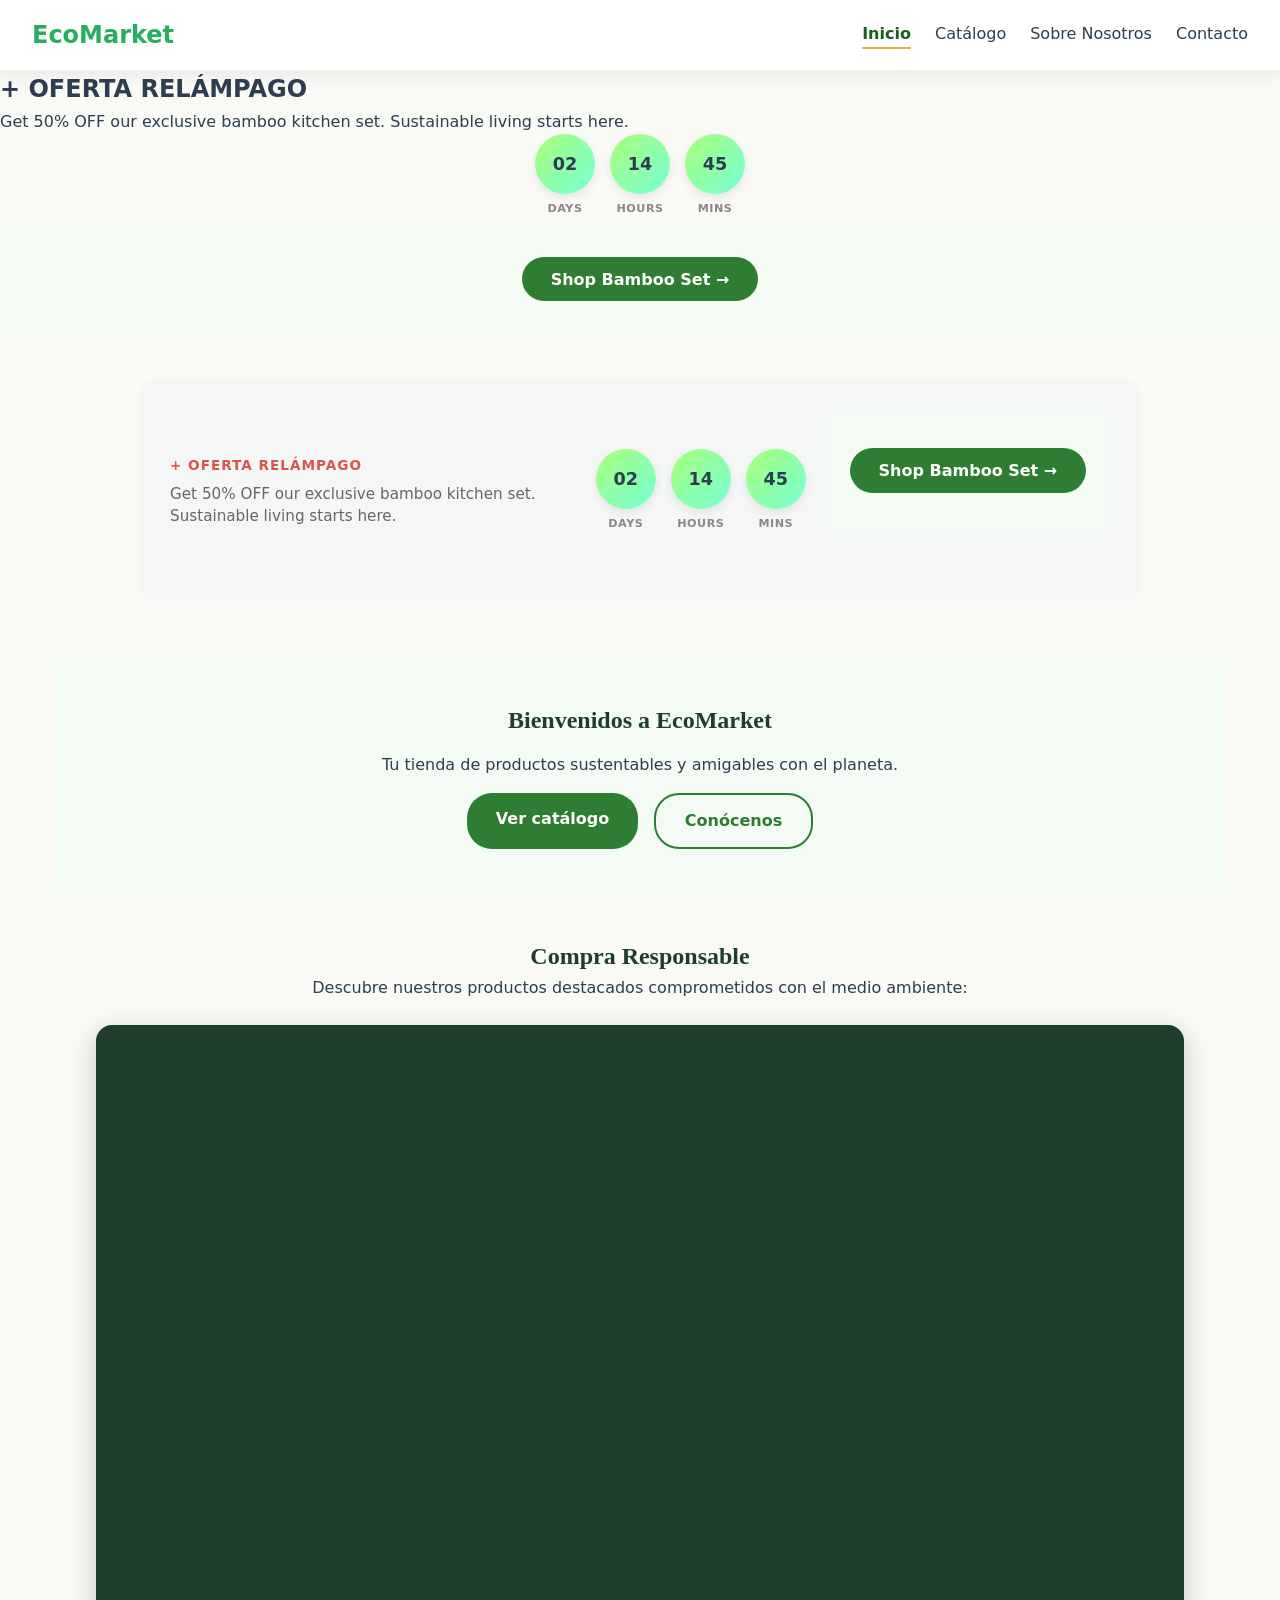
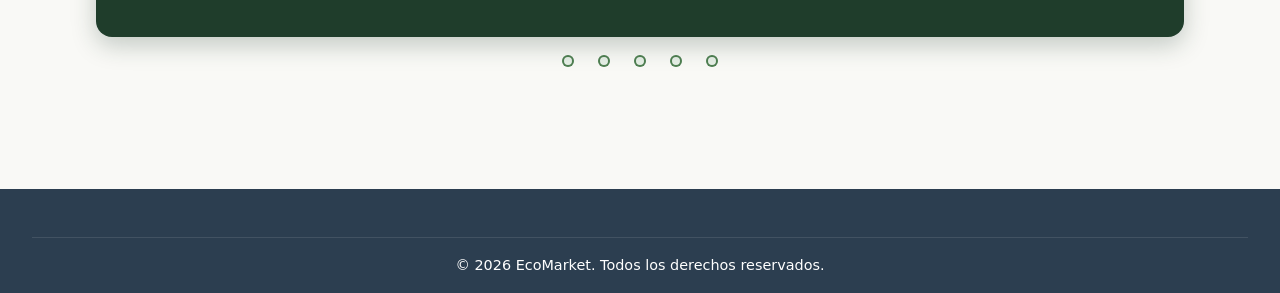
<file: index.html>
<!DOCTYPE html>
<html lang="es">
<head>
  <meta charset="UTF-8">
  <meta name="viewport" content="width=device-width, initial-scale=1.0">
  <meta name="description" content="EcoMarket: tienda de productos sustentables y amigables con el planeta.">
  <title>EcoMarket - Productos Sustentables</title>
  <link rel="stylesheet" href="css/main.css">
  <link rel="stylesheet" href="css/components.css">
  <link rel="stylesheet" href="css/layout.css">
  <link rel="stylesheet" href="css/animations.css">
</head>
<body>
  <a class="eco-skip-link" href="#contenido">Saltar al contenido</a>

  <header class="main-header">
    <a class="logo" href="index.html">EcoMarket</a>
    <nav class="nav-menu" aria-label="Principal">
      <a class="nav-link" href="index.html" aria-current="page">Inicio</a>
      <a class="nav-link" href="views/productos.html">Catálogo</a>
      <a class="nav-link" href="views/sobre-nosotros.html">Sobre Nosotros</a>
      <a class="nav-link" href="views/contacto.html">Contacto</a>
    </nav>
  </header
    <section class="ofert">
  <div class="banner-content">
    <div class="promo-info">
      <h2 class="d-ofert">+ OFERTA RELÁMPAGO</h2>
      <p>Get 50% OFF our exclusive bamboo kitchen set. Sustainable living starts here.</p>
    </div>

    <!-- Contador estático en bloques -->
    <div class="counter-container">
      <div class="time-block">
        <div class="circle">
          <span class="number">02</span>
        </div>
        <span class="label">DAYS</span>
      </div>

      <div class="time-block">
        <div class="circle">
          <span class="number">14</span>
        </div>
        <span class="label">HOURS</span>
      </div>

      <div class="time-block">
        <div class="circle">
          <span class="number">45</span>
        </div>
        <span class="label">MINS</span>
      </div>
    </div>

    <div class="hero-section">
      <a class="btn-hero-primary" href="views/productos.html">Shop Bamboo Set &rarr;</a>
    </div>
  </div>
</section>
  <section class="ofert">
  <div class="banner-content">
    <div class="promo-info">
      <h2 class="d-ofert">+ OFERTA RELÁMPAGO</h2>
      <p>Get 50% OFF our exclusive bamboo kitchen set. Sustainable living starts here.</p>
    </div>

    <!-- Contador estático en bloques -->
    <div class="counter-container">
      <div class="time-block">
        <div class="circle">
          <span class="number">02</span>
        </div>
        <span class="label">DAYS</span>
      </div>

      <div class="time-block">
        <div class="circle">
          <span class="number">14</span>
        </div>
        <span class="label">HOURS</span>
      </div>

      <div class="time-block">
        <div class="circle">
          <span class="number">45</span>
        </div>
        <span class="label">MINS</span>
      </div>
    </div>

    <div class="hero-section">
      <a class="btn-hero-primary" href="views/productos.html">Shop Bamboo Set &rarr;</a>
    </div>
  </div>
</section>

  <main id="contenido" class="main-home-container">

    <section class="hero-section">
      <h1>Bienvenidos a EcoMarket</h1>
      <p>Tu tienda de productos sustentables y amigables con el planeta.</p>
      <div class="hero-buttons">
        <a class="btn-hero-primary" href="views/productos.html">Ver catálogo</a>
        <a class="btn-hero-secondary" href="views/sobre-nosotros.html">Conócenos</a>
      </div>
    </section>

    <section id="compra-responsable" class="compra-responsable-section" aria-labelledby="titulo-compra">
      <h2 id="titulo-compra">Compra Responsable</h2>
      <p>Descubre nuestros productos destacados comprometidos con el medio ambiente:</p>

      <div class="eco-carousel" role="region" aria-label="Productos destacados de compra responsable">
        <!-- Sin "checked": así el carrusel arranca en modo automático -->
        <input class="eco-carousel__radio" type="radio" name="eco-slide" id="eco-s1">
        <input class="eco-carousel__radio" type="radio" name="eco-slide" id="eco-s2">
        <input class="eco-carousel__radio" type="radio" name="eco-slide" id="eco-s3">
        <input class="eco-carousel__radio" type="radio" name="eco-slide" id="eco-s4">
        <input class="eco-carousel__radio" type="radio" name="eco-slide" id="eco-s5">

        <div class="eco-carousel__viewport">
          <article class="eco-slide">
            <img src="img/products/botella-termica-de-acero-inoxidable.webp" alt="Botella térmica de acero inoxidable reutilizable" width="800" height="600">
            <div class="eco-slide__caption">
              <h3 class="eco-slide__name">Botella Térmica de Acero Inoxidable</h3>
              <p class="eco-slide__price">$59.900 COP</p>
              <a class="eco-slide__link" href="views/detalle-producto.html#botella-termica" aria-label="Ver detalle de Botella Térmica de Acero Inoxidable">Ver detalle</a>
            </div>
          </article>

          <article class="eco-slide">
            <img src="img/products/cepillo-de-bambu.jpg" alt="Cepillo de dientes de bambú biodegradable" width="800" height="600">
            <div class="eco-slide__caption">
              <h3 class="eco-slide__name">Cepillo de Bambú</h3>
              <p class="eco-slide__price">$9.900 COP</p>
              <a class="eco-slide__link" href="views/detalle-producto.html#cepillo-de-bambu" aria-label="Ver detalle de Cepillo de Bambú">Ver detalle</a>
            </div>
          </article>

          <article class="eco-slide">
            <img src="img/products/cubiertos-de-bambu-con-estuche.jpg" alt="Set de cubiertos de bambú con estuche para llevar" width="800" height="600">
            <div class="eco-slide__caption">
              <h3 class="eco-slide__name">Cubiertos de Bambú con Estuche</h3>
              <p class="eco-slide__price">$24.900 COP</p>
              <a class="eco-slide__link" href="views/detalle-producto.html#cubiertos-de-bambu" aria-label="Ver detalle de Cubiertos de Bambú con Estuche">Ver detalle</a>
            </div>
          </article>

          <article class="eco-slide">
            <img src="img/products/shampoo-solido-natural.jpg" alt="Barra de shampoo sólido natural sin envase plástico" width="800" height="600">
            <div class="eco-slide__caption">
              <h3 class="eco-slide__name">Shampoo Sólido Natural</h3>
              <p class="eco-slide__price">$22.900 COP</p>
              <a class="eco-slide__link" href="views/detalle-producto.html#shampoo-solido" aria-label="Ver detalle de Shampoo Sólido Natural">Ver detalle</a>
            </div>
          </article>

          <article class="eco-slide">
            <img src="img/products/bolsa-de-tela-tote-bag-de-lienzo.webp" alt="Bolsa de tela tote bag de lienzo reutilizable" width="800" height="600">
            <div class="eco-slide__caption">
              <h3 class="eco-slide__name">Bolsa de Tela Tote Bag de Lienzo</h3>
              <p class="eco-slide__price">$19.900 COP</p>
              <a class="eco-slide__link" href="views/detalle-producto.html#tote-bag" aria-label="Ver detalle de Bolsa de Tela Tote Bag de Lienzo">Ver detalle</a>
            </div>
          </article>
        </div>

        <div class="eco-carousel__dots">
          <label class="eco-dot" for="eco-s1"><span class="eco-visually-hidden">Ver producto 1: Botella térmica</span></label>
          <label class="eco-dot" for="eco-s2"><span class="eco-visually-hidden">Ver producto 2: Cepillo de bambú</span></label>
          <label class="eco-dot" for="eco-s3"><span class="eco-visually-hidden">Ver producto 3: Cubiertos de bambú</span></label>
          <label class="eco-dot" for="eco-s4"><span class="eco-visually-hidden">Ver producto 4: Shampoo sólido</span></label>
          <label class="eco-dot" for="eco-s5"><span class="eco-visually-hidden">Ver producto 5: Tote bag</span></label>
        </div>
      </div>
    </section>

  </main>

  <footer class="main-footer">
    <div class="footer-bottom">
      <p>&copy; 2026 EcoMarket. Todos los derechos reservados.</p>
    </div>
  </footer>
</body>
</html>
</file>
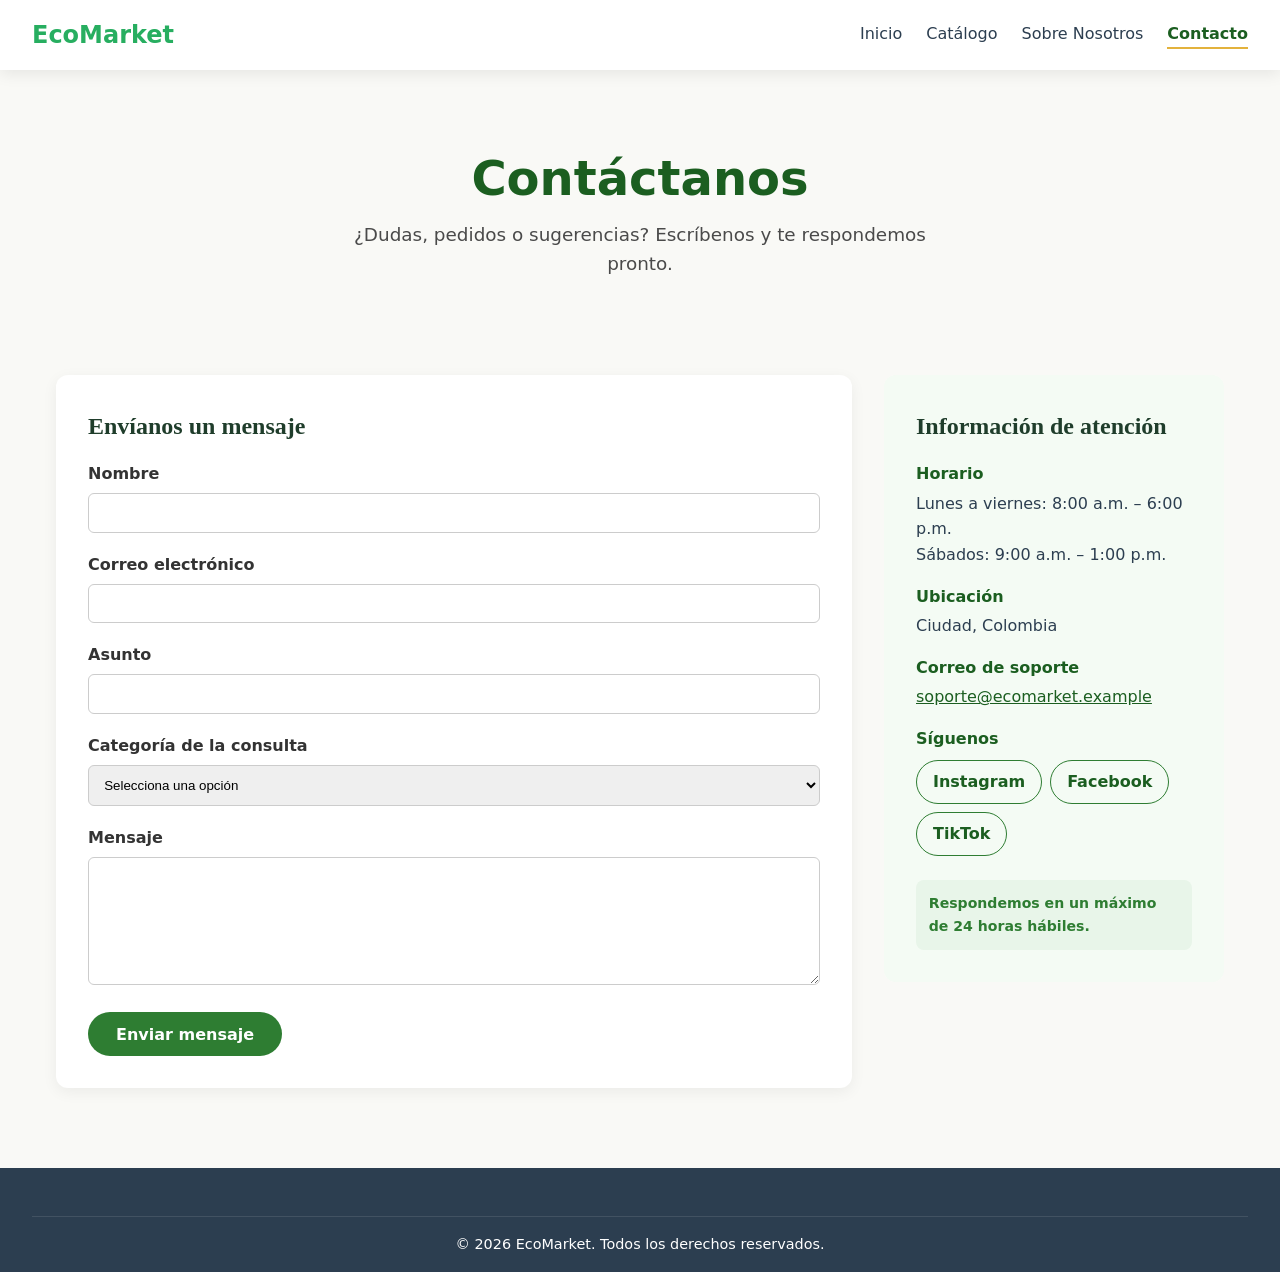
<file: views/contacto.html>
<!DOCTYPE html>
<html lang="es">
<head>
  <meta charset="UTF-8">
  <meta name="viewport" content="width=device-width, initial-scale=1.0">
  <meta name="description" content="Contacta a EcoMarket: escríbenos tus dudas, pedidos o sugerencias.">
  <title>Contacto - EcoMarket</title>
  <link rel="stylesheet" href="../css/main.css">
  <link rel="stylesheet" href="../css/components.css">
  <link rel="stylesheet" href="../css/layout.css">
  <link rel="stylesheet" href="../css/animations.css">
</head>
<body>
  <a class="eco-skip-link" href="#contenido">Saltar al contenido</a>

  <header class="main-header">
    <a class="logo" href="../index.html">EcoMarket</a>
    <nav class="nav-menu" aria-label="Principal">
      <a class="nav-link" href="../index.html">Inicio</a>
      <a class="nav-link" href="productos.html">Catálogo</a>
      <a class="nav-link" href="sobre-nosotros.html">Sobre Nosotros</a>
      <a class="nav-link" href="contacto.html" aria-current="page">Contacto</a>
    </nav>
  </header>

  <main id="contenido" class="catalog-container">

    <section class="catalog-hero">
      <h1>Contáctanos</h1>
      <p>¿Dudas, pedidos o sugerencias? Escríbenos y te respondemos pronto.</p>
    </section>

    <div class="contact-section-grid">

      <section id="formulario" aria-labelledby="titulo-form">
        <!-- REEMPLAZAR tucorreo@ejemplo.com por el correo real que recibirá los mensajes -->
        <form class="contact-form" action="mailto:tucorreo@ejemplo.com" method="post" enctype="text/plain">
          <h2 id="titulo-form">Envíanos un mensaje</h2>

          <div class="form-group">
            <label for="nombre">Nombre</label>
            <input type="text" id="nombre" name="nombre" autocomplete="name" required>
          </div>

          <div class="form-group">
            <label for="correo">Correo electrónico</label>
            <input type="email" id="correo" name="correo" autocomplete="email" required>
          </div>

          <div class="form-group">
            <label for="asunto">Asunto</label>
            <input type="text" id="asunto" name="asunto" autocomplete="off" required>
          </div>

          <div class="form-group">
            <label for="categoria">Categoría de la consulta</label>
            <select id="categoria" name="categoria" required>
              <option value="" selected disabled>Selecciona una opción</option>
              <option value="producto">Consulta sobre un producto</option>
              <option value="pedido">Pedido o compra</option>
              <option value="envios">Envíos</option>
              <option value="devoluciones">Cambios y devoluciones</option>
              <option value="alianzas">Alianzas o ventas al por mayor</option>
              <option value="otro">Otro</option>
            </select>
          </div>

          <div class="form-group">
            <label for="mensaje">Mensaje</label>
            <textarea id="mensaje" name="mensaje" rows="6" required></textarea>
          </div>

          <button class="eco-btn" type="submit">Enviar mensaje</button>
        </form>
      </section>

      <aside class="contact-info-card" aria-labelledby="titulo-info">
        <h2 id="titulo-info">Información de atención</h2>

        <h3>Horario</h3>
        <!-- REEMPLAZAR por el horario real -->
        <p>Lunes a viernes: 8:00 a.m. – 6:00 p.m.<br>Sábados: 9:00 a.m. – 1:00 p.m.</p>

        <h3>Ubicación</h3>
        <!-- REEMPLAZAR por tu ciudad o dirección real -->
        <p>Ciudad, Colombia</p>

        <h3>Correo de soporte</h3>
        <!-- REEMPLAZAR por el correo real -->
        <p><a href="mailto:soporte@ecomarket.example">soporte@ecomarket.example</a></p>

        <h3>Síguenos</h3>
        <ul class="eco-social">
          <!-- REEMPLAZAR cada href por el perfil real -->
          <li><a href="https://www.instagram.com/" target="_blank" rel="noopener noreferrer">Instagram<span class="eco-visually-hidden"> (se abre en una pestaña nueva)</span></a></li>
          <li><a href="https://www.facebook.com/" target="_blank" rel="noopener noreferrer">Facebook<span class="eco-visually-hidden"> (se abre en una pestaña nueva)</span></a></li>
          <li><a href="https://www.tiktok.com/" target="_blank" rel="noopener noreferrer">TikTok<span class="eco-visually-hidden"> (se abre en una pestaña nueva)</span></a></li>
        </ul>

        <p class="info-badge">Respondemos en un máximo de 24 horas hábiles.</p>
      </aside>

    </div>
  </main>

  <footer class="main-footer">
    <div class="footer-bottom">
      <p>&copy; 2026 EcoMarket. Todos los derechos reservados.</p>
    </div>
  </footer>
</body>
</html>
</file>
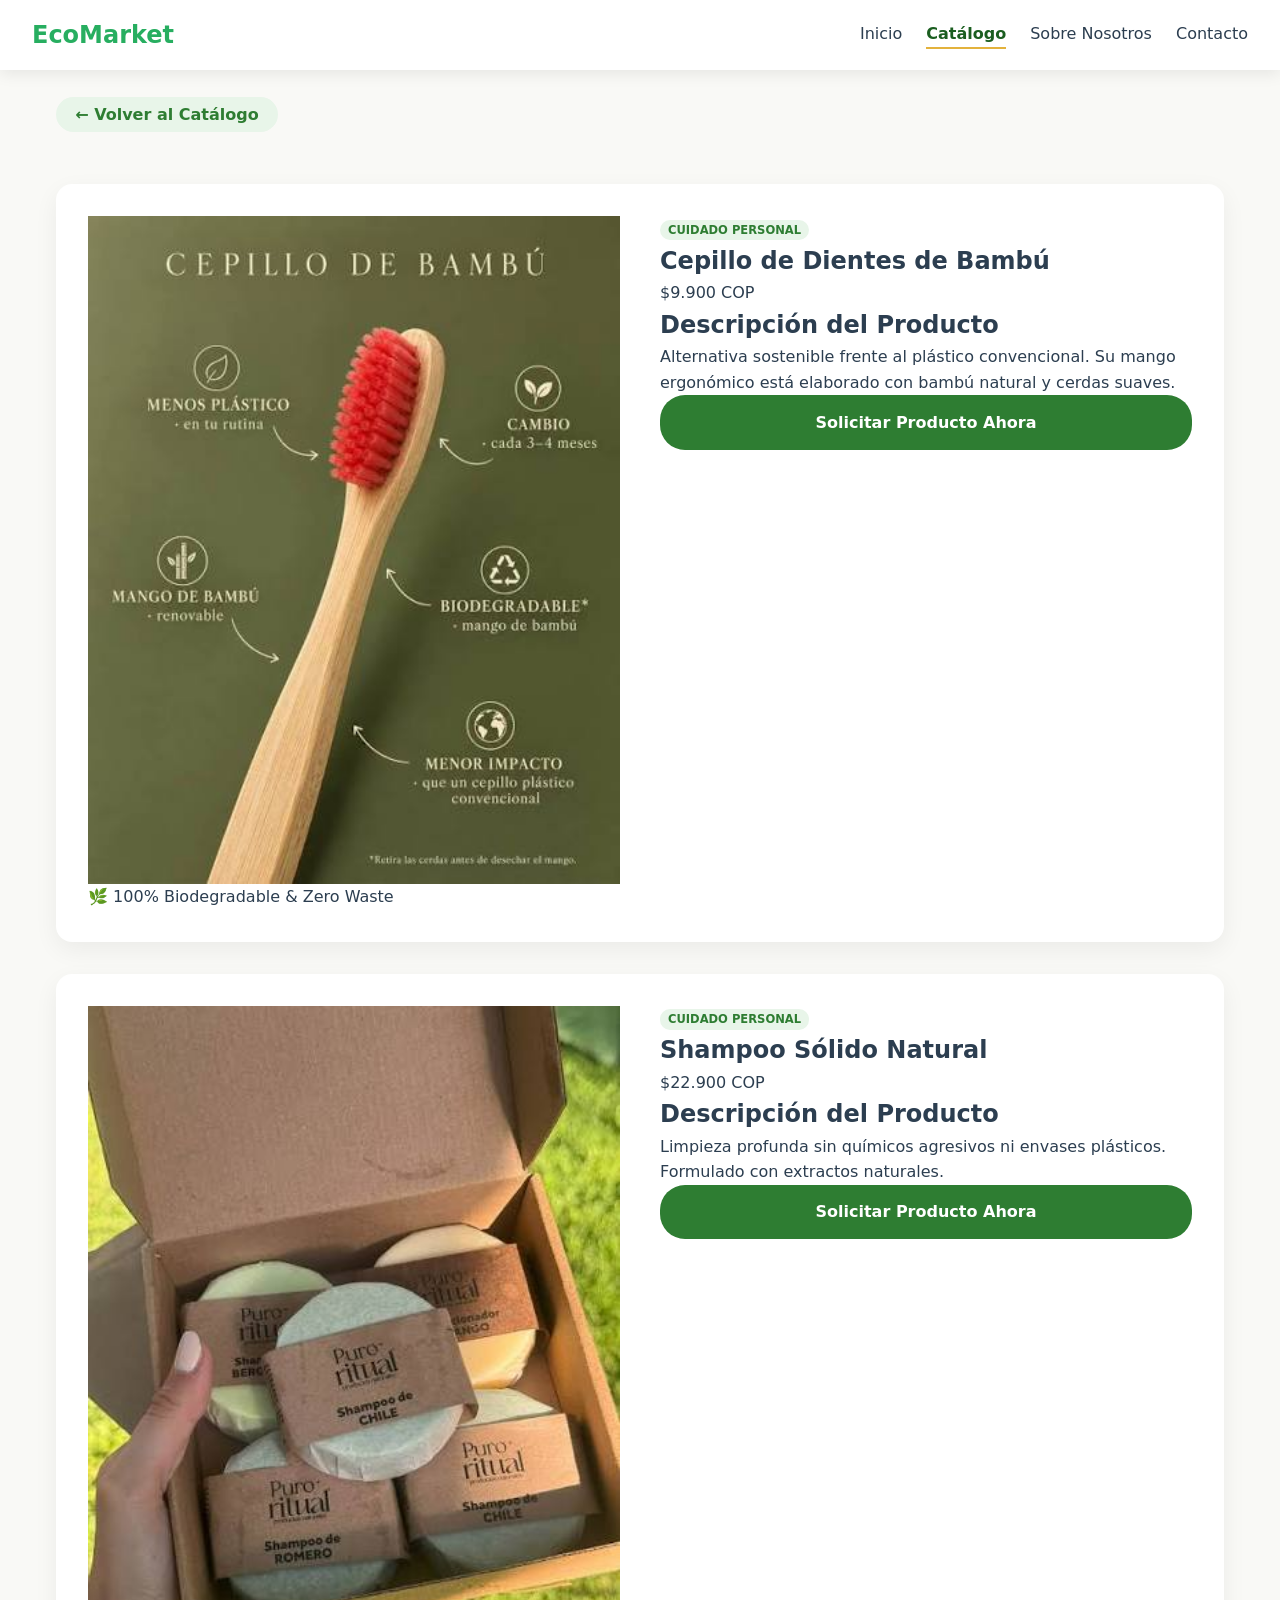
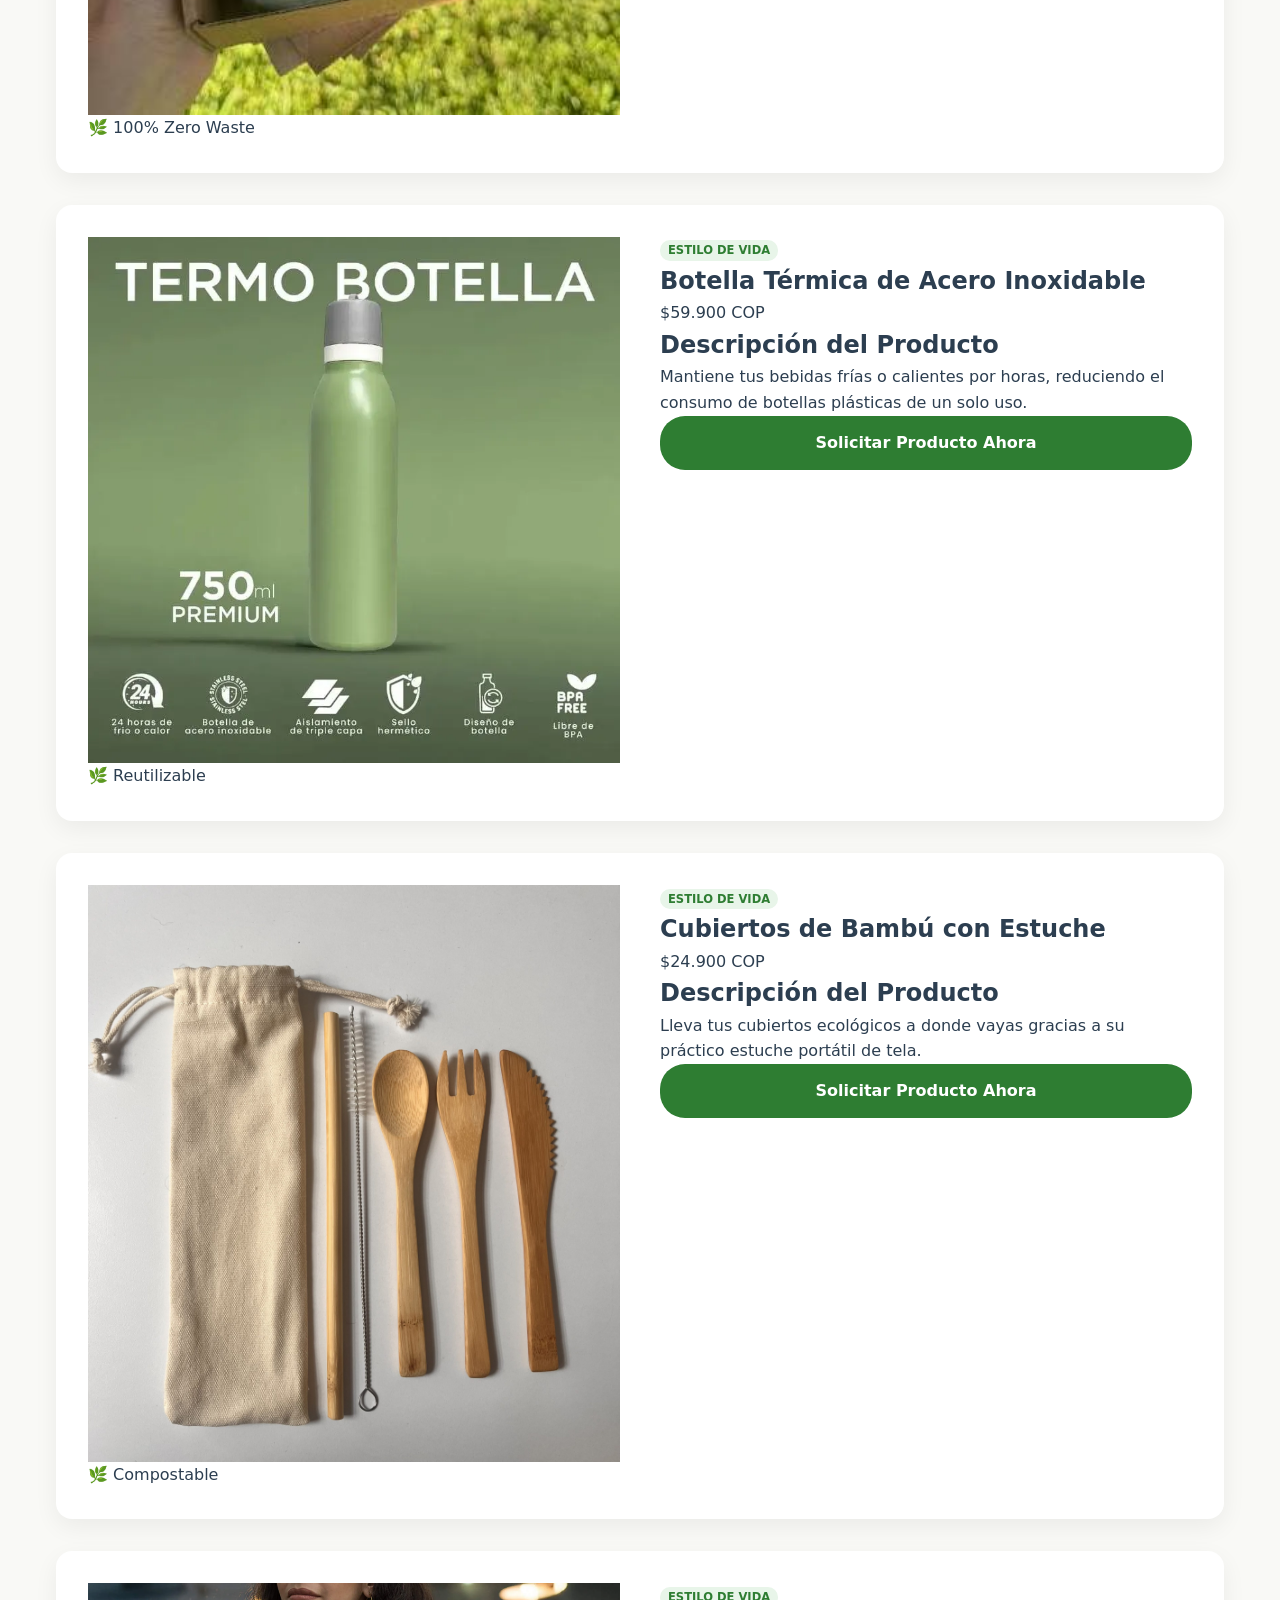
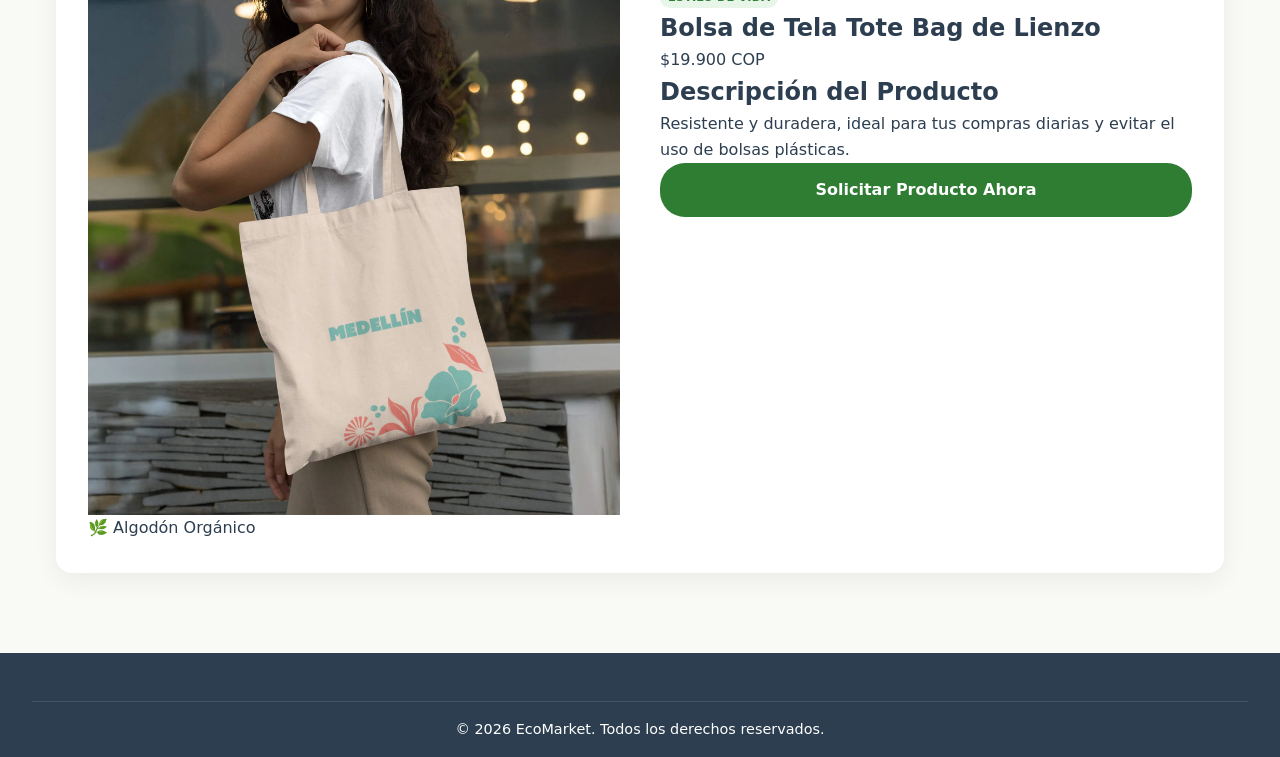
<file: views/detalle-producto.html>
<!DOCTYPE html>
<html lang="es">
<head>
  <meta charset="UTF-8">
  <meta name="viewport" content="width=device-width, initial-scale=1.0">
  <title>EcoMarket - Detalle del Producto</title>
  <link rel="stylesheet" href="../css/main.css">
  <link rel="stylesheet" href="../css/components.css">
  <link rel="stylesheet" href="../css/layout.css">
  <link rel="stylesheet" href="../css/animations.css">
</head>
<body class="detail-page-body">

  <a class="eco-skip-link" href="#contenido">Saltar al contenido</a>

  <header class="main-header">
    <a class="logo" href="../index.html">EcoMarket</a>
    <nav class="nav-menu" aria-label="Principal">
      <a class="nav-link" href="../index.html">Inicio</a>
      <a class="nav-link" href="productos.html" aria-current="page">Catálogo</a>
      <a class="nav-link" href="sobre-nosotros.html">Sobre Nosotros</a>
      <a class="nav-link" href="contacto.html">Contacto</a>
    </nav>
  </header>

  <main id="contenido" class="catalog-container">
    <div class="breadcrumb-nav">
      <a href="productos.html" class="back-pill-btn">&larr; Volver al Catálogo</a>
    </div>

    <!-- 1. CEPILLO DE BAMBÚ -->
    <article id="cepillo-de-bambu" class="product-detail-card">
      <div class="detail-image-wrapper">
        <img src="../img/products/cepillo-de-bambu.jpg" alt="Cepillo de dientes de bambú biodegradable" width="800" height="600" loading="lazy">
        <span class="eco-badge">🌿 100% Biodegradable &amp; Zero Waste</span>
      </div>
      <div class="detail-content-wrapper">
        <span class="product-tag">Cuidado Personal</span>
        <h1>Cepillo de Dientes de Bambú</h1>
        <p class="detail-main-price">$9.900 <span class="currency">COP</span></p>
        <div class="detail-description-box">
          <h2>Descripción del Producto</h2>
          <p>Alternativa sostenible frente al plástico convencional. Su mango ergonómico está elaborado con bambú natural y cerdas suaves.</p>
        </div>
        <div class="detail-actions-box">
          <a href="contacto.html#formulario" class="btn-primary-glow">Solicitar Producto Ahora</a>
        </div>
      </div>
    </article>

    <!-- 2. SHAMPOO SÓLIDO -->
    <article id="shampoo-solido" class="product-detail-card">
      <div class="detail-image-wrapper">
        <img src="../img/products/shampoo-solido-natural.jpg" alt="Barra de shampoo sólido natural sin envase plástico" width="800" height="600" loading="lazy">
        <span class="eco-badge">🌿 100% Zero Waste</span>
      </div>
      <div class="detail-content-wrapper">
        <span class="product-tag">Cuidado Personal</span>
        <h1>Shampoo Sólido Natural</h1>
        <p class="detail-main-price">$22.900 <span class="currency">COP</span></p>
        <div class="detail-description-box">
          <h2>Descripción del Producto</h2>
          <p>Limpieza profunda sin químicos agresivos ni envases plásticos. Formulado con extractos naturales.</p>
        </div>
        <div class="detail-actions-box">
          <a href="contacto.html#formulario" class="btn-primary-glow">Solicitar Producto Ahora</a>
        </div>
      </div>
    </article>

    <!-- 3. BOTELLA TÉRMICA -->
    <article id="botella-termica" class="product-detail-card">
      <div class="detail-image-wrapper">
        <img src="../img/products/botella-termica-de-acero-inoxidable.webp" alt="Botella térmica de acero inoxidable reutilizable" width="800" height="600" loading="lazy">
        <span class="eco-badge">🌿 Reutilizable</span>
      </div>
      <div class="detail-content-wrapper">
        <span class="product-tag">Estilo de Vida</span>
        <h1>Botella Térmica de Acero Inoxidable</h1>
        <p class="detail-main-price">$59.900 <span class="currency">COP</span></p>
        <div class="detail-description-box">
          <h2>Descripción del Producto</h2>
          <p>Mantiene tus bebidas frías o calientes por horas, reduciendo el consumo de botellas plásticas de un solo uso.</p>
        </div>
        <div class="detail-actions-box">
          <a href="contacto.html#formulario" class="btn-primary-glow">Solicitar Producto Ahora</a>
        </div>
      </div>
    </article>

    <!-- 4. CUBIERTOS DE BAMBÚ -->
    <article id="cubiertos-bambu" class="product-detail-card">
      <div class="detail-image-wrapper">
        <img src="../img/products/cubiertos-de-bambu-con-estuche.jpg" alt="Set de cubiertos de bambú con estuche" width="800" height="600" loading="lazy">
        <span class="eco-badge">🌿 Compostable</span>
      </div>
      <div class="detail-content-wrapper">
        <span class="product-tag">Estilo de Vida</span>
        <h1>Cubiertos de Bambú con Estuche</h1>
        <p class="detail-main-price">$24.900 <span class="currency">COP</span></p>
        <div class="detail-description-box">
          <h2>Descripción del Producto</h2>
          <p>Lleva tus cubiertos ecológicos a donde vayas gracias a su práctico estuche portátil de tela.</p>
        </div>
        <div class="detail-actions-box">
          <a href="contacto.html#formulario" class="btn-primary-glow">Solicitar Producto Ahora</a>
        </div>
      </div>
    </article>

    <!-- 5. TOTE BAG -->
    <article id="tote-bag" class="product-detail-card">
      <div class="detail-image-wrapper">
        <img src="../img/products/bolsa-de-tela-tote-bag-de-lienzo.webp" alt="Bolsa de tela tote bag de lienzo reutilizable" width="800" height="600" loading="lazy">
        <span class="eco-badge">🌿 Algodón Orgánico</span>
      </div>
      <div class="detail-content-wrapper">
        <span class="product-tag">Estilo de Vida</span>
        <h1>Bolsa de Tela Tote Bag de Lienzo</h1>
        <p class="detail-main-price">$19.900 <span class="currency">COP</span></p>
        <div class="detail-description-box">
          <h2>Descripción del Producto</h2>
          <p>Resistente y duradera, ideal para tus compras diarias y evitar el uso de bolsas plásticas.</p>
        </div>
        <div class="detail-actions-box">
          <a href="contacto.html#formulario" class="btn-primary-glow">Solicitar Producto Ahora</a>
        </div>
      </div>
    </article>

  </main>

  <footer class="main-footer">
    <div class="footer-bottom">
      <p>&copy; 2026 EcoMarket. Todos los derechos reservados.</p>
    </div>
  </footer>
</body>
</html>
</file>
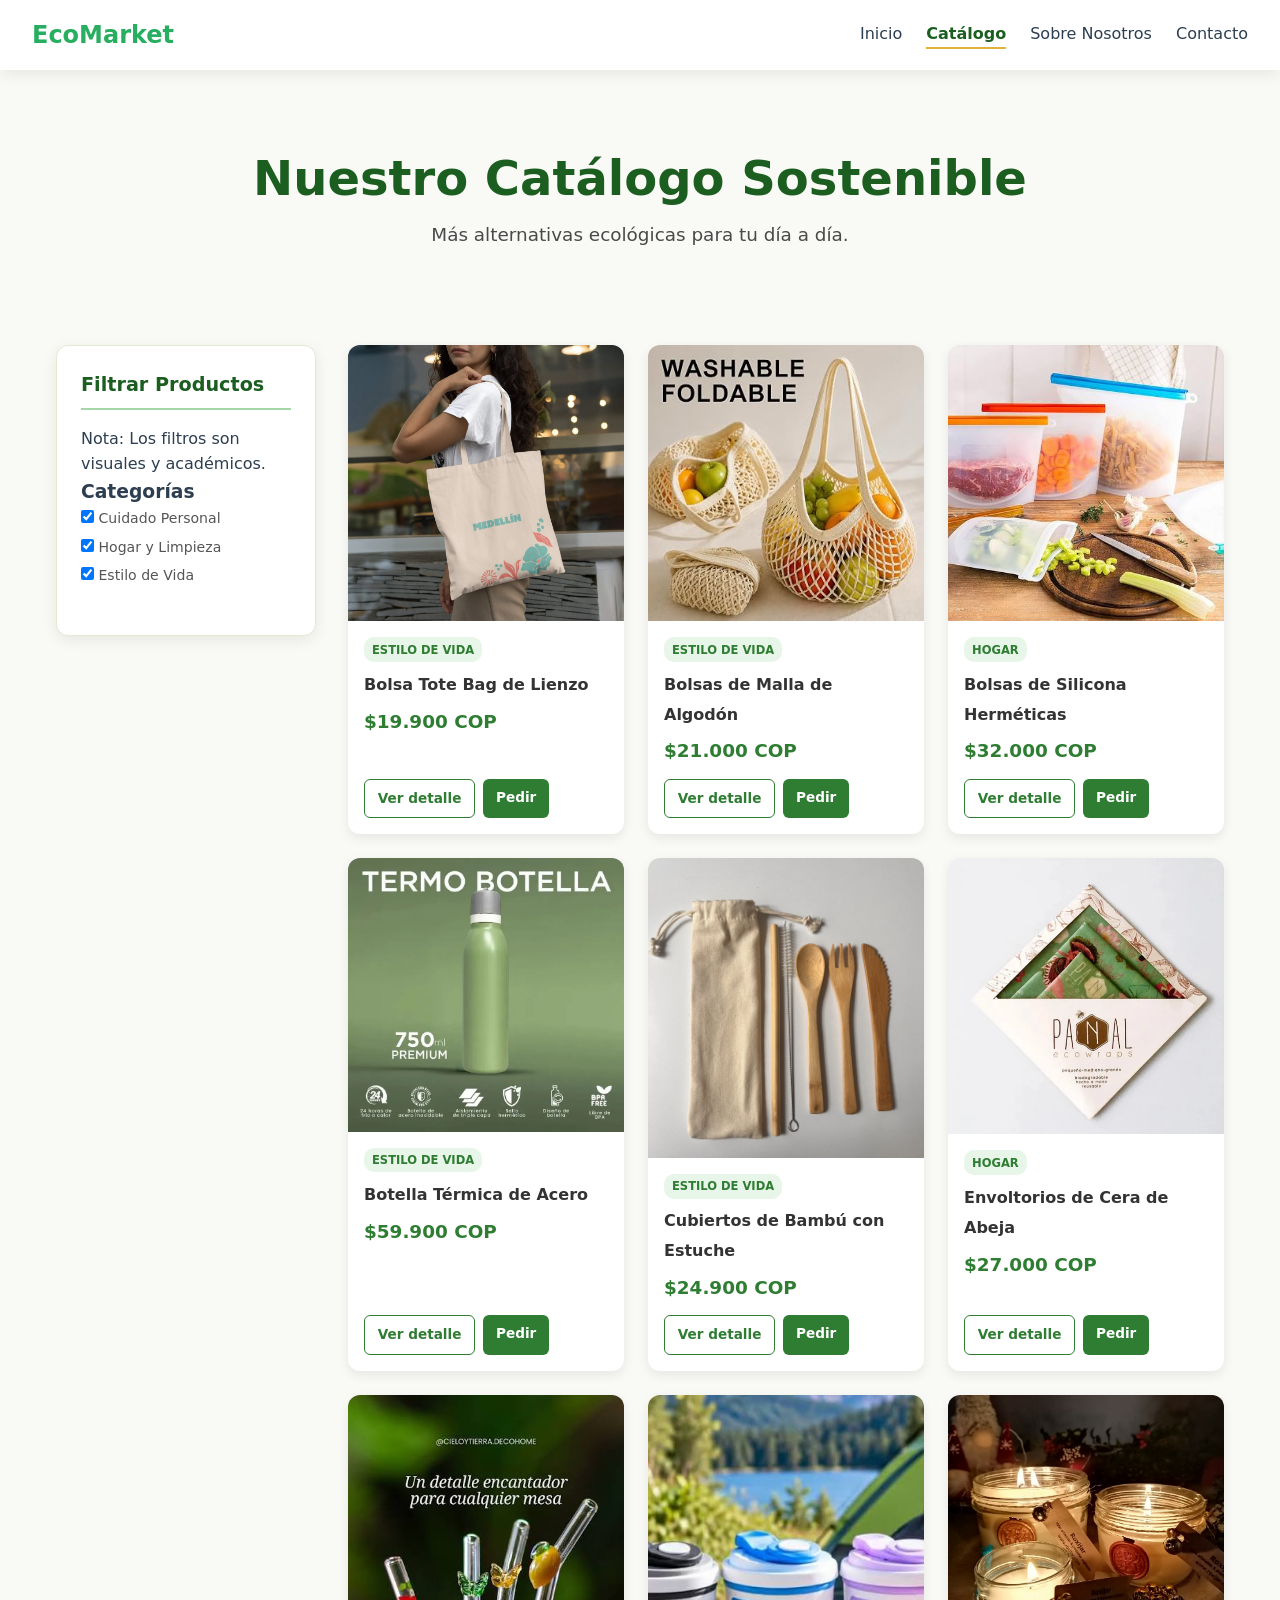
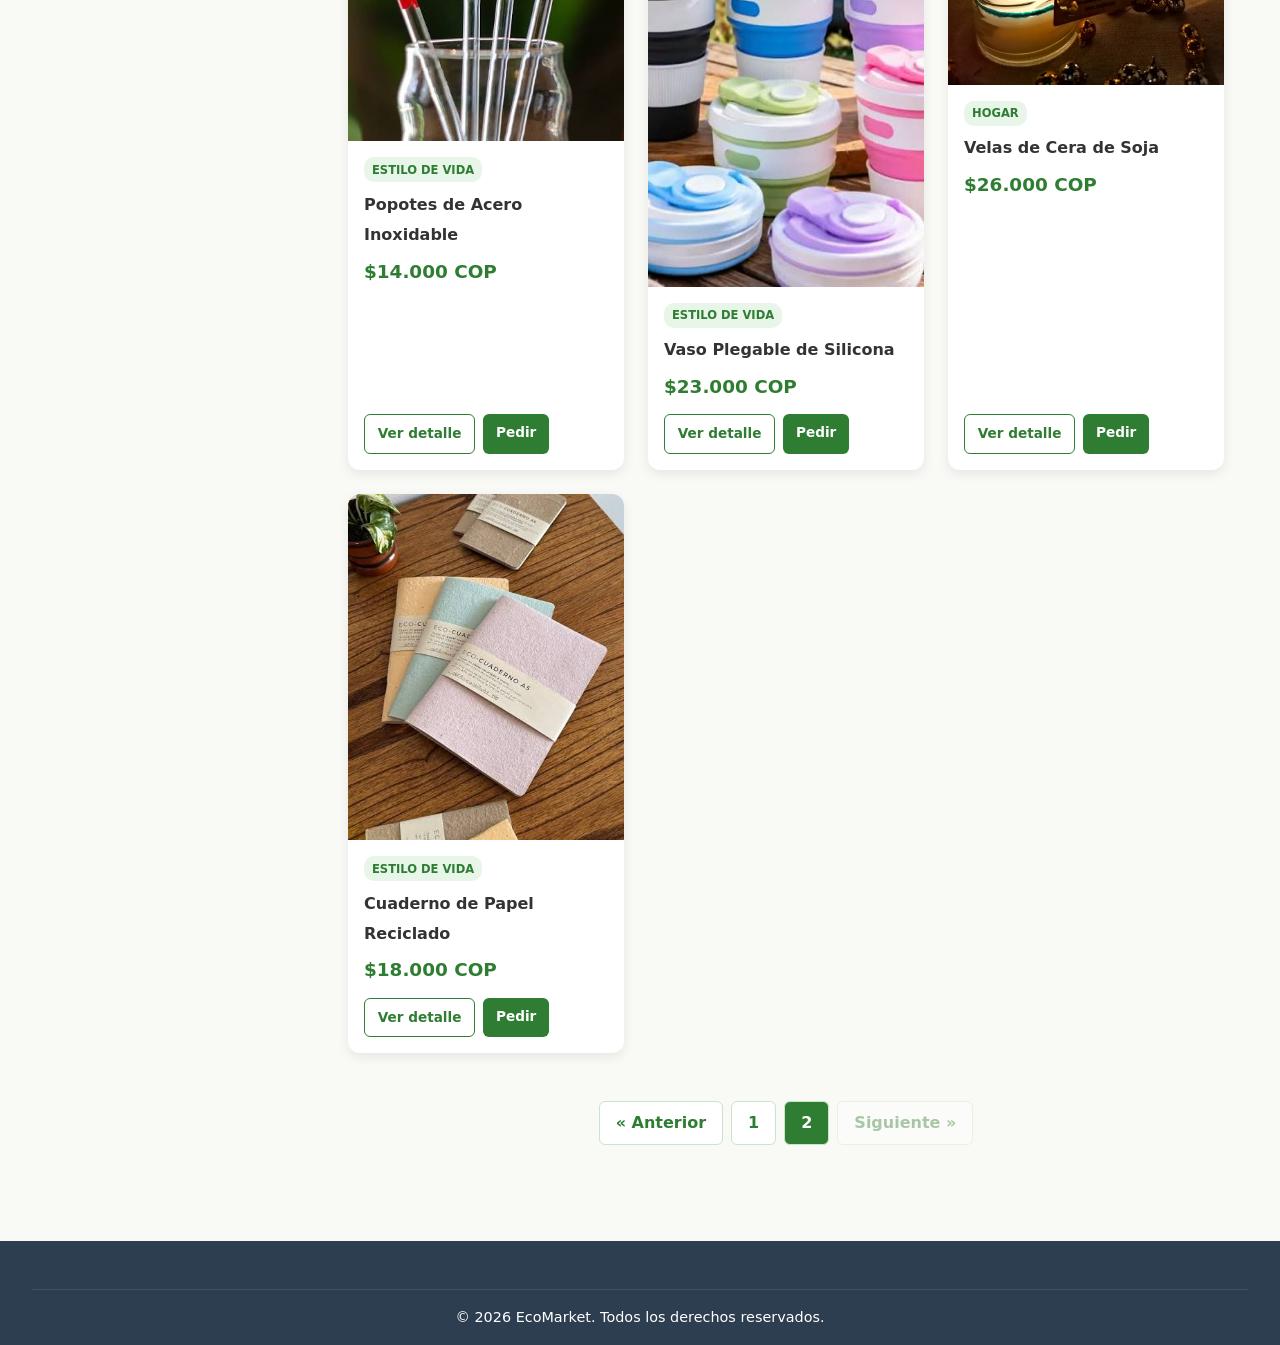
<file: views/productos-p2.html>
<!DOCTYPE html>
<html lang="es">
<head>
  <meta charset="UTF-8">
  <meta name="viewport" content="width=device-width, initial-scale=1.0">
  <title>EcoMarket - Catálogo de Productos (Página 2)</title>
  <link rel="stylesheet" href="../css/main.css">
  <link rel="stylesheet" href="../css/components.css">
  <link rel="stylesheet" href="../css/layout.css">
  <link rel="stylesheet" href="../css/animations.css">
</head>
<body>

  <a class="eco-skip-link" href="#contenido">Saltar al contenido</a>
  
  <header class="main-header">
    <a class="logo" href="../index.html">EcoMarket</a>
    <nav class="nav-menu" aria-label="Principal">
      <a class="nav-link" href="../index.html">Inicio</a>
      <a class="nav-link" href="productos.html" aria-current="page">Catálogo</a>
      <a class="nav-link" href="sobre-nosotros.html">Sobre Nosotros</a>
      <a class="nav-link" href="contacto.html">Contacto</a>
    </nav>
  </header>

  <main id="contenido" class="catalog-container">
    <section class="catalog-hero">
      <h1>Nuestro Catálogo Sostenible</h1>
      <p>Más alternativas ecológicas para tu día a día.</p>
    </section>

    <div class="catalog-layout">
      <aside class="sidebar-filters" aria-label="Filtros de catálogo">
        <h2 class="filter-title">Filtrar Productos</h2>
        <p class="filter-note">Nota: Los filtros son visuales y académicos.</p>
        
        <div class="filter-group">
          <h3>Categorías</h3>
          <label><input type="checkbox" checked> Cuidado Personal</label>
          <label><input type="checkbox" checked> Hogar y Limpieza</label>
          <label><input type="checkbox" checked> Estilo de Vida</label>
        </div>
      </aside>

      <section class="catalog-main-content">
        <div class="product-grid">

          <article class="product-card">
            <a href="detalle-producto.html#tote-bag">
              <img src="../img/products/bolsa-de-tela-tote-bag-de-lienzo.webp" alt="Bolsa de tela tote bag de lienzo reutilizable" width="400" height="300" loading="lazy">
            </a>
            <div class="product-info">
              <span class="product-tag">Estilo de Vida</span>
              <h3><a href="detalle-producto.html#tote-bag" class="product-title-link">Bolsa Tote Bag de Lienzo</a></h3>
              <p class="product-price">$19.900 COP</p>
              <div class="card-buttons">
                <a href="detalle-producto.html#tote-bag" class="btn-secondary" aria-label="Ver detalle de Bolsa Tote Bag">Ver detalle</a>
                <a href="contacto.html#formulario" class="btn-primary" aria-label="Solicitar Bolsa Tote Bag">Pedir</a>
              </div>
            </div>
          </article>

          <article class="product-card">
            <a href="detalle-producto.html#bolsas-malla">
              <img src="../img/products/bolsas-de-malla-de-algodon-organico.jpg" alt="Bolsas de malla de algodón orgánico para compras" width="400" height="300" loading="lazy">
            </a>
            <div class="product-info">
              <span class="product-tag">Estilo de Vida</span>
              <h3><a href="detalle-producto.html#bolsas-malla" class="product-title-link">Bolsas de Malla de Algodón</a></h3>
              <p class="product-price">$21.000 COP</p>
              <div class="card-buttons">
                <a href="detalle-producto.html#bolsas-malla" class="btn-secondary" aria-label="Ver detalle de Bolsas de Malla">Ver detalle</a>
                <a href="contacto.html#formulario" class="btn-primary" aria-label="Solicitar Bolsas de Malla">Pedir</a>
              </div>
            </div>
          </article>

          <article class="product-card">
            <a href="detalle-producto.html#bolsas-silicona">
              <img src="../img/products/bolsas-de-silicona-hermeticas.jpg" alt="Bolsas de silicona herméticas reutilizables" width="400" height="300" loading="lazy">
            </a>
            <div class="product-info">
              <span class="product-tag">Hogar</span>
              <h3><a href="detalle-producto.html#bolsas-silicona" class="product-title-link">Bolsas de Silicona Herméticas</a></h3>
              <p class="product-price">$32.000 COP</p>
              <div class="card-buttons">
                <a href="detalle-producto.html#bolsas-silicona" class="btn-secondary" aria-label="Ver detalle de Bolsas de Silicona">Ver detalle</a>
                <a href="contacto.html#formulario" class="btn-primary" aria-label="Solicitar Bolsas de Silicona">Pedir</a>
              </div>
            </div>
          </article>

          <article class="product-card">
            <a href="detalle-producto.html#botella-termica">
              <img src="../img/products/botella-termica-de-acero-inoxidable.webp" alt="Botella térmica de acero inoxidable reutilizable" width="400" height="300" loading="lazy">
            </a>
            <div class="product-info">
              <span class="product-tag">Estilo de Vida</span>
              <h3><a href="detalle-producto.html#botella-termica" class="product-title-link">Botella Térmica de Acero</a></h3>
              <p class="product-price">$59.900 COP</p>
              <div class="card-buttons">
                <a href="detalle-producto.html#botella-termica" class="btn-secondary" aria-label="Ver detalle de Botella Térmica">Ver detalle</a>
                <a href="contacto.html#formulario" class="btn-primary" aria-label="Solicitar Botella Térmica">Pedir</a>
              </div>
            </div>
          </article>

          <article class="product-card">
            <a href="detalle-producto.html#cubiertos-bambu">
              <img src="../img/products/cubiertos-de-bambu-con-estuche.jpg" alt="Set de cubiertos de bambú con estuche para llevar" width="400" height="300" loading="lazy">
            </a>
            <div class="product-info">
              <span class="product-tag">Estilo de Vida</span>
              <h3><a href="detalle-producto.html#cubiertos-bambu" class="product-title-link">Cubiertos de Bambú con Estuche</a></h3>
              <p class="product-price">$24.900 COP</p>
              <div class="card-buttons">
                <a href="detalle-producto.html#cubiertos-bambu" class="btn-secondary" aria-label="Ver detalle de Cubiertos de Bambú">Ver detalle</a>
                <a href="contacto.html#formulario" class="btn-primary" aria-label="Solicitar Cubiertos de Bambú">Pedir</a>
              </div>
            </div>
          </article>

          <article class="product-card">
            <a href="detalle-producto.html#envoltorios-cera">
              <img src="../img/products/envoltorios-de-cera-de-abeja.jpg" alt="Envoltorios ecológicos de cera de abeja" width="400" height="300" loading="lazy">
            </a>
            <div class="product-info">
              <span class="product-tag">Hogar</span>
              <h3><a href="detalle-producto.html#envoltorios-cera" class="product-title-link">Envoltorios de Cera de Abeja</a></h3>
              <p class="product-price">$27.000 COP</p>
              <div class="card-buttons">
                <a href="detalle-producto.html#envoltorios-cera" class="btn-secondary" aria-label="Ver detalle de Envoltorios de Cera de Abeja">Ver detalle</a>
                <a href="contacto.html#formulario" class="btn-primary" aria-label="Solicitar Envoltorios de Cera de Abeja">Pedir</a>
              </div>
            </div>
          </article>

          <article class="product-card">
            <a href="detalle-producto.html#popotes-acero">
              <img src="../img/products/popotes-de-acero-inoxidable.jpg" alt="Popotes pajillas de acero inoxidable con cepillo" width="400" height="300" loading="lazy">
            </a>
            <div class="product-info">
              <span class="product-tag">Estilo de Vida</span>
              <h3><a href="detalle-producto.html#popotes-acero" class="product-title-link">Popotes de Acero Inoxidable</a></h3>
              <p class="product-price">$14.000 COP</p>
              <div class="card-buttons">
                <a href="detalle-producto.html#popotes-acero" class="btn-secondary" aria-label="Ver detalle de Popotes de Acero Inoxidable">Ver detalle</a>
                <a href="contacto.html#formulario" class="btn-primary" aria-label="Solicitar Popotes de Acero Inoxidable">Pedir</a>
              </div>
            </div>
          </article>

          <article class="product-card">
            <a href="detalle-producto.html#vaso-silicona">
              <img src="../img/products/vaso-plegable-de-silicona.jpg" alt="Vaso plegable de silicona reutilizable" width="400" height="300" loading="lazy">
            </a>
            <div class="product-info">
              <span class="product-tag">Estilo de Vida</span>
              <h3><a href="detalle-producto.html#vaso-silicona" class="product-title-link">Vaso Plegable de Silicona</a></h3>
              <p class="product-price">$23.000 COP</p>
              <div class="card-buttons">
                <a href="detalle-producto.html#vaso-silicona" class="btn-secondary" aria-label="Ver detalle de Vaso Plegable de Silicona">Ver detalle</a>
                <a href="contacto.html#formulario" class="btn-primary" aria-label="Solicitar Vaso Plegable de Silicona">Pedir</a>
              </div>
            </div>
          </article>

          <article class="product-card">
            <a href="detalle-producto.html#velas-soja">
              <img src="../img/products/velas-de-cera-de-soja.jpg" alt="Velas ecológicas artesanales de cera de soja" width="400" height="300" loading="lazy">
            </a>
            <div class="product-info">
              <span class="product-tag">Hogar</span>
              <h3><a href="detalle-producto.html#velas-soja" class="product-title-link">Velas de Cera de Soja</a></h3>
              <p class="product-price">$26.000 COP</p>
              <div class="card-buttons">
                <a href="detalle-producto.html#velas-soja" class="btn-secondary" aria-label="Ver detalle de Velas de Cera de Soja">Ver detalle</a>
                <a href="contacto.html#formulario" class="btn-primary" aria-label="Solicitar Velas de Cera de Soja">Pedir</a>
              </div>
            </div>
          </article>

          <article class="product-card">
            <a href="detalle-producto.html#cuaderno-papel">
              <img src="../img/products/cuaderno-de-papel-reciclado.jpg" alt="Cuaderno ecológico con hojas de papel reciclado" width="400" height="300" loading="lazy">
            </a>
            <div class="product-info">
              <span class="product-tag">Estilo de Vida</span>
              <h3><a href="detalle-producto.html#cuaderno-papel" class="product-title-link">Cuaderno de Papel Reciclado</a></h3>
              <p class="product-price">$18.000 COP</p>
              <div class="card-buttons">
                <a href="detalle-producto.html#cuaderno-papel" class="btn-secondary" aria-label="Ver detalle de Cuaderno de Papel Reciclado">Ver detalle</a>
                <a href="contacto.html#formulario" class="btn-primary" aria-label="Solicitar Cuaderno de Papel Reciclado">Pedir</a>
              </div>
            </div>
          </article>

        </div>

        <nav class="pagination" aria-label="Paginación de productos">
          <a href="productos.html" class="page-link">&laquo; Anterior</a>
          <a href="productos.html" class="page-link">1</a>
          <a href="productos-p2.html" class="page-link active" aria-current="page">2</a>
          <span class="page-link disabled" aria-disabled="true">Siguiente &raquo;</span>
        </nav>
      </section>
    </div>
  </main>

  <footer class="main-footer">
    <div class="footer-bottom">
      <p>&copy; 2026 EcoMarket. Todos los derechos reservados.</p>
    </div>
  </footer>
</body>
</html>
</file>
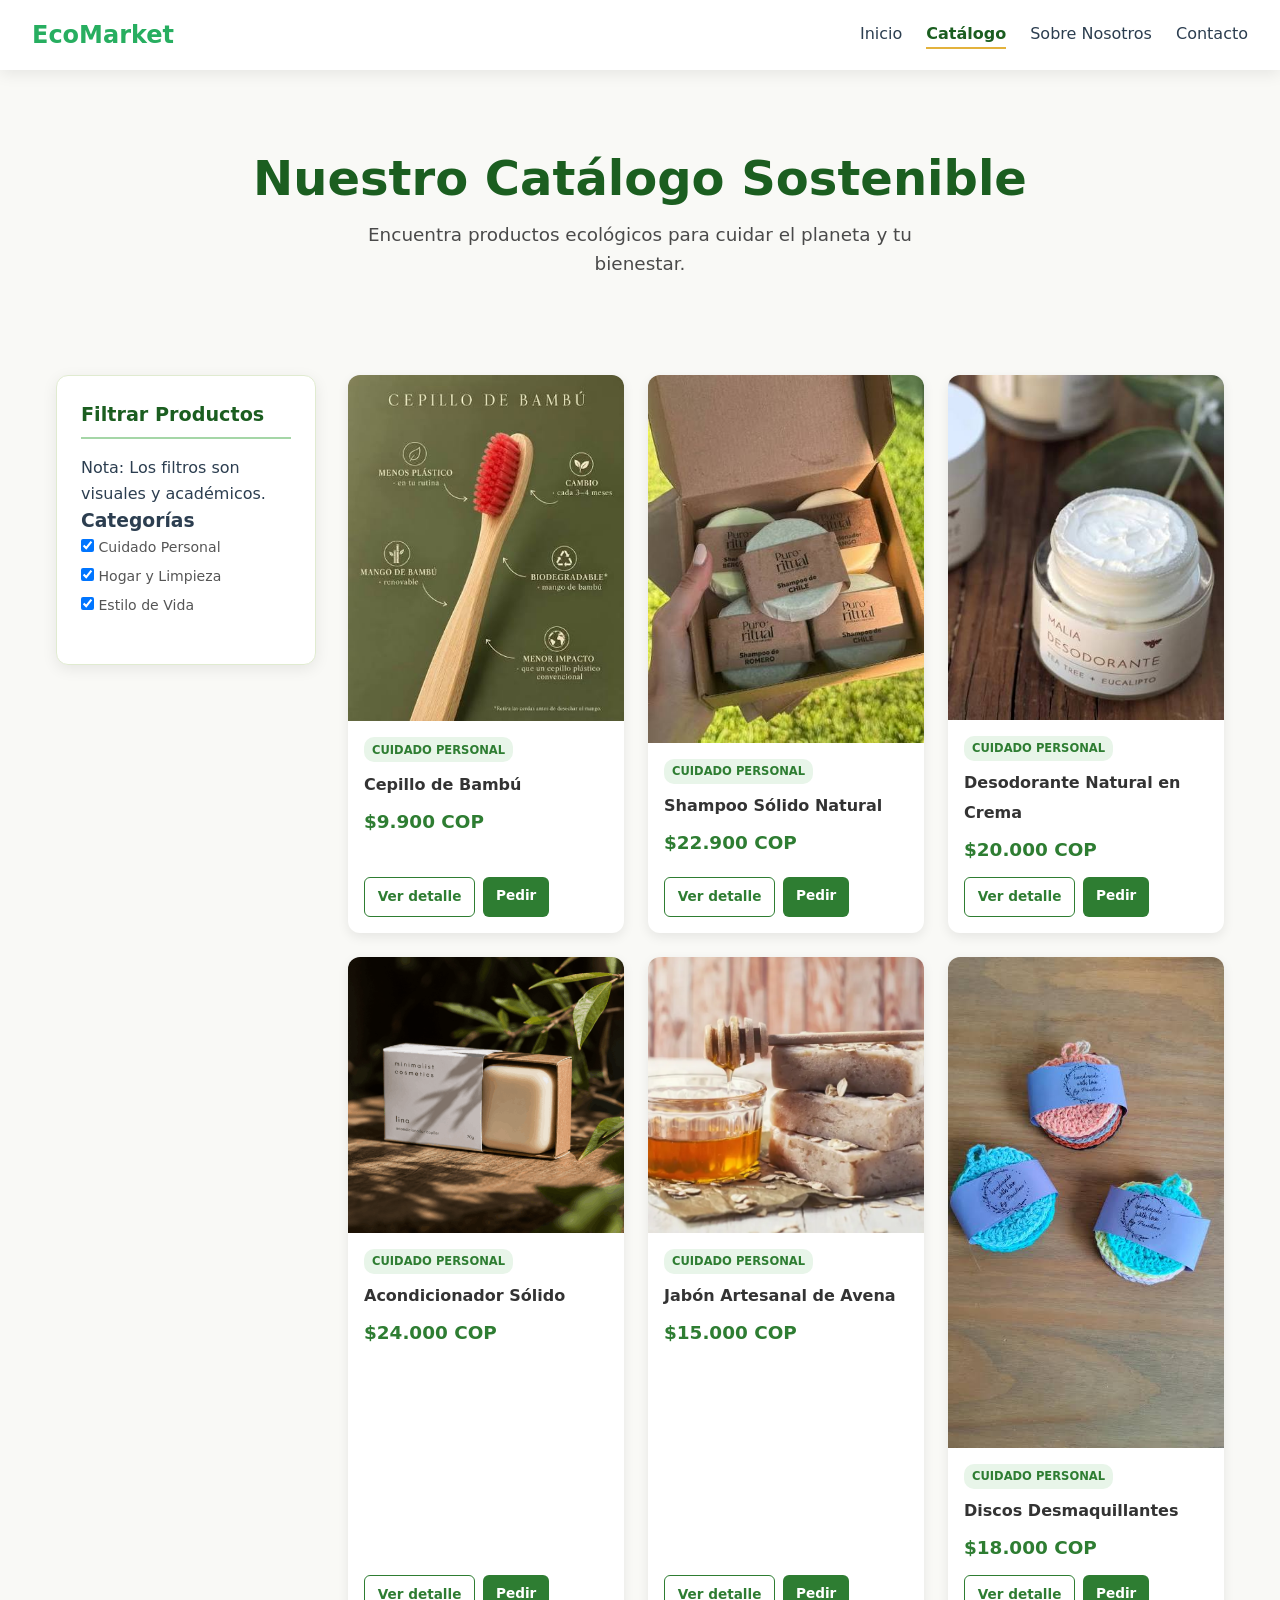
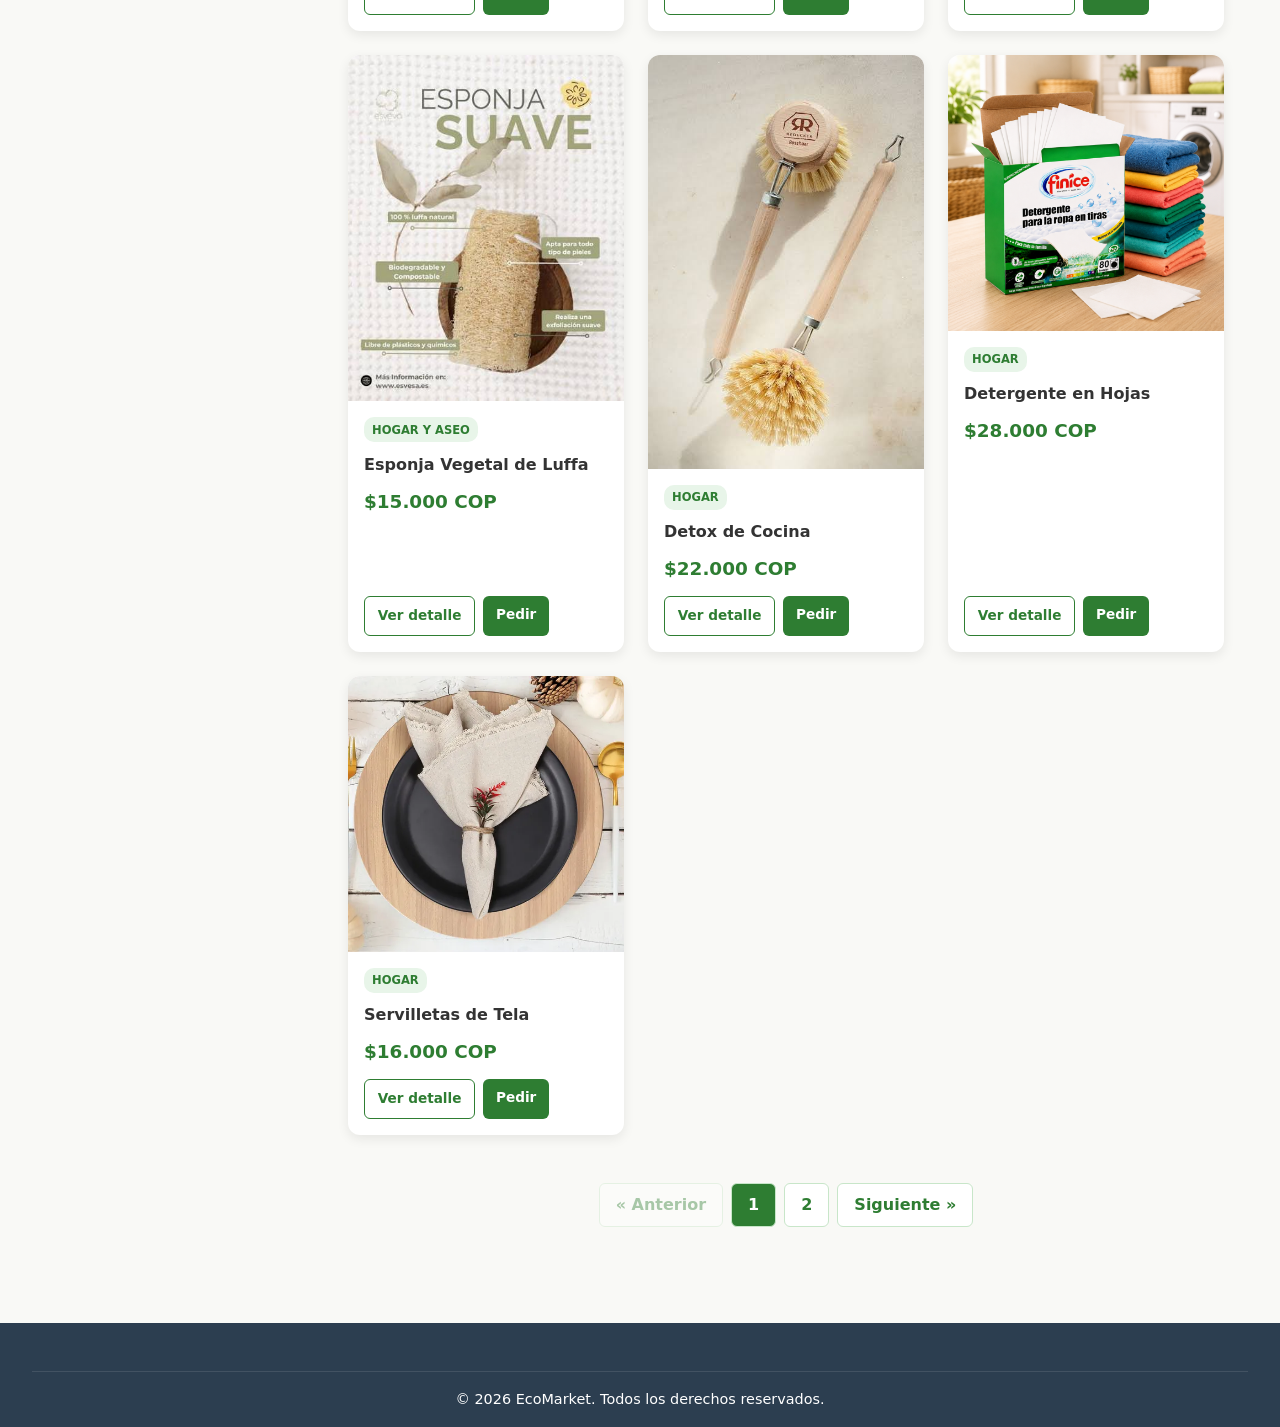
<file: views/productos.html>
<!DOCTYPE html>
<html lang="es">
<head>
  <meta charset="UTF-8">
  <meta name="viewport" content="width=device-width, initial-scale=1.0">
  <title>EcoMarket - Catálogo de Productos (Página 1)</title>
  <link rel="stylesheet" href="../css/main.css">
  <link rel="stylesheet" href="../css/components.css">
  <link rel="stylesheet" href="../css/layout.css">
  <link rel="stylesheet" href="../css/animations.css">
</head>
<body>

  <a class="eco-skip-link" href="#contenido">Saltar al contenido</a>
  
  <header class="main-header">
    <a class="logo" href="../index.html">EcoMarket</a>
    <nav class="nav-menu" aria-label="Principal">
      <a class="nav-link" href="../index.html">Inicio</a>
      <a class="nav-link" href="productos.html" aria-current="page">Catálogo</a>
      <a class="nav-link" href="sobre-nosotros.html">Sobre Nosotros</a>
      <a class="nav-link" href="contacto.html">Contacto</a>
    </nav>
  </header>

  <main id="contenido" class="catalog-container">
    <section class="catalog-hero">
      <h1>Nuestro Catálogo Sostenible</h1>
      <p>Encuentra productos ecológicos para cuidar el planeta y tu bienestar.</p>
    </section>

    <div class="catalog-layout">
      <aside class="sidebar-filters" aria-label="Filtros de catálogo">
        <h2 class="filter-title">Filtrar Productos</h2>
        <p class="filter-note">Nota: Los filtros son visuales y académicos.</p>
        
        <div class="filter-group">
          <h3>Categorías</h3>
          <label><input type="checkbox" checked> Cuidado Personal</label>
          <label><input type="checkbox" checked> Hogar y Limpieza</label>
          <label><input type="checkbox" checked> Estilo de Vida</label>
        </div>
      </aside>

      <section class="catalog-main-content">
        <div class="product-grid">

          <article class="product-card">
            <a href="detalle-producto.html#cepillo-de-bambu">
              <img src="../img/products/cepillo-de-bambu.jpg" alt="Cepillo de dientes de bambú biodegradable" width="400" height="300" loading="lazy">
            </a>
            <div class="product-info">
              <span class="product-tag">Cuidado Personal</span>
              <h3><a href="detalle-producto.html#cepillo-de-bambu" class="product-title-link">Cepillo de Bambú</a></h3>
              <p class="product-price">$9.900 COP</p>
              <div class="card-buttons">
                <a href="detalle-producto.html#cepillo-de-bambu" class="btn-secondary" aria-label="Ver detalle de Cepillo de Bambú">Ver detalle</a>
                <a href="contacto.html#formulario" class="btn-primary" aria-label="Solicitar Cepillo de Bambú">Pedir</a>
              </div>
            </div>
          </article>

          <article class="product-card">
            <a href="detalle-producto.html#shampoo-solido">
              <img src="../img/products/shampoo-solido-natural.jpg" alt="Barra de shampoo sólido natural sin envase plástico" width="400" height="300" loading="lazy">
            </a>
            <div class="product-info">
              <span class="product-tag">Cuidado Personal</span>
              <h3><a href="detalle-producto.html#shampoo-solido" class="product-title-link">Shampoo Sólido Natural</a></h3>
              <p class="product-price">$22.900 COP</p>
              <div class="card-buttons">
                <a href="detalle-producto.html#shampoo-solido" class="btn-secondary" aria-label="Ver detalle de Shampoo Sólido Natural">Ver detalle</a>
                <a href="contacto.html#formulario" class="btn-primary" aria-label="Solicitar Shampoo Sólido Natural">Pedir</a>
              </div>
            </div>
          </article>

          <article class="product-card">
            <a href="detalle-producto.html#desodorante-natural">
              <img src="../img/products/desodorante-natural-en-crema.jpg" alt="Frasco de desodorante natural en crema" width="400" height="300" loading="lazy">
            </a>
            <div class="product-info">
              <span class="product-tag">Cuidado Personal</span>
              <h3><a href="detalle-producto.html#desodorante-natural" class="product-title-link">Desodorante Natural en Crema</a></h3>
              <p class="product-price">$20.000 COP</p>
              <div class="card-buttons">
                <a href="detalle-producto.html#desodorante-natural" class="btn-secondary" aria-label="Ver detalle de Desodorante Natural">Ver detalle</a>
                <a href="contacto.html#formulario" class="btn-primary" aria-label="Solicitar Desodorante Natural">Pedir</a>
              </div>
            </div>
          </article>

          <article class="product-card">
            <a href="detalle-producto.html#acondicionador-solido">
              <img src="../img/products/acondicionador-solido.png" alt="Barra de acondicionador sólido natural" width="400" height="300" loading="lazy">
            </a>
            <div class="product-info">
              <span class="product-tag">Cuidado Personal</span>
              <h3><a href="detalle-producto.html#acondicionador-solido" class="product-title-link">Acondicionador Sólido</a></h3>
              <p class="product-price">$24.000 COP</p>
              <div class="card-buttons">
                <a href="detalle-producto.html#acondicionador-solido" class="btn-secondary" aria-label="Ver detalle de Acondicionador Sólido">Ver detalle</a>
                <a href="contacto.html#formulario" class="btn-primary" aria-label="Solicitar Acondicionador Sólido">Pedir</a>
              </div>
            </div>
          </article>

          <article class="product-card">
            <a href="detalle-producto.html#jabon-avena">
              <img src="../img/products/jabon-artesanal-de-avena.webp" alt="Jabón artesanal orgánico de avena" width="400" height="300" loading="lazy">
            </a>
            <div class="product-info">
              <span class="product-tag">Cuidado Personal</span>
              <h3><a href="detalle-producto.html#jabon-avena" class="product-title-link">Jabón Artesanal de Avena</a></h3>
              <p class="product-price">$15.000 COP</p>
              <div class="card-buttons">
                <a href="detalle-producto.html#jabon-avena" class="btn-secondary" aria-label="Ver detalle de Jabón Artesanal de Avena">Ver detalle</a>
                <a href="contacto.html#formulario" class="btn-primary" aria-label="Solicitar Jabón Artesanal de Avena">Pedir</a>
              </div>
            </div>
          </article>

          <article class="product-card">
            <a href="detalle-producto.html#discos-desmaquillantes">
              <img src="../img/products/discos-desmaquillantes-reutilizables.jpg" alt="Discos desmaquillantes de tela reutilizables" width="400" height="300" loading="lazy">
            </a>
            <div class="product-info">
              <span class="product-tag">Cuidado Personal</span>
              <h3><a href="detalle-producto.html#discos-desmaquillantes" class="product-title-link">Discos Desmaquillantes</a></h3>
              <p class="product-price">$18.000 COP</p>
              <div class="card-buttons">
                <a href="detalle-producto.html#discos-desmaquillantes" class="btn-secondary" aria-label="Ver detalle de Discos Desmaquillantes">Ver detalle</a>
                <a href="contacto.html#formulario" class="btn-primary" aria-label="Solicitar Discos Desmaquillantes">Pedir</a>
              </div>
            </div>
          </article>

          <article class="product-card">
            <a href="detalle-producto.html#esponja-luffa">
              <img src="../img/products/esponja-vegetal-de-luffa.jpg" alt="Esponja vegetal de luffa natural para baño" width="400" height="300" loading="lazy">
            </a>
            <div class="product-info">
              <span class="product-tag">Hogar y Aseo</span>
              <h3><a href="detalle-producto.html#esponja-luffa" class="product-title-link">Esponja Vegetal de Luffa</a></h3>
              <p class="product-price">$15.000 COP</p>
              <div class="card-buttons">
                <a href="detalle-producto.html#esponja-luffa" class="btn-secondary" aria-label="Ver detalle de Esponja Vegetal de Luffa">Ver detalle</a>
                <a href="contacto.html#formulario" class="btn-primary" aria-label="Solicitar Esponja Vegetal de Luffa">Pedir</a>
              </div>
            </div>
          </article>

          <article class="product-card">
            <a href="detalle-producto.html#detox-cocina">
              <img src="../img/products/detox-de-cocina.jpg" alt="Kit detox de cocina ecológico con cepillos y paños" width="400" height="300" loading="lazy">
            </a>
            <div class="product-info">
              <span class="product-tag">Hogar</span>
              <h3><a href="detalle-producto.html#detox-cocina" class="product-title-link">Detox de Cocina</a></h3>
              <p class="product-price">$22.000 COP</p>
              <div class="card-buttons">
                <a href="detalle-producto.html#detox-cocina" class="btn-secondary" aria-label="Ver detalle de Detox de Cocina">Ver detalle</a>
                <a href="contacto.html#formulario" class="btn-primary" aria-label="Solicitar Detox de Cocina">Pedir</a>
              </div>
            </div>
          </article>

          <article class="product-card">
            <a href="detalle-producto.html#detergente-hojas">
              <img src="../img/products/detergente-ecologico-en-hojas.png" alt="Detergente ecológico biodegradable en hojas" width="400" height="300" loading="lazy">
            </a>
            <div class="product-info">
              <span class="product-tag">Hogar</span>
              <h3><a href="detalle-producto.html#detergente-hojas" class="product-title-link">Detergente en Hojas</a></h3>
              <p class="product-price">$28.000 COP</p>
              <div class="card-buttons">
                <a href="detalle-producto.html#detergente-hojas" class="btn-secondary" aria-label="Ver detalle de Detergente en Hojas">Ver detalle</a>
                <a href="contacto.html#formulario" class="btn-primary" aria-label="Solicitar Detergente en Hojas">Pedir</a>
              </div>
            </div>
          </article>

          <article class="product-card">
            <a href="detalle-producto.html#servilletas-tela">
              <img src="../img/products/servilletas-de-tela-reutilizables.webp" alt="Servilletas de tela de algodón reutilizables" width="400" height="300" loading="lazy">
            </a>
            <div class="product-info">
              <span class="product-tag">Hogar</span>
              <h3><a href="detalle-producto.html#servilletas-tela" class="product-title-link">Servilletas de Tela</a></h3>
              <p class="product-price">$16.000 COP</p>
              <div class="card-buttons">
                <a href="detalle-producto.html#servilletas-tela" class="btn-secondary" aria-label="Ver detalle de Servilletas de Tela">Ver detalle</a>
                <a href="contacto.html#formulario" class="btn-primary" aria-label="Solicitar Servilletas de Tela">Pedir</a>
              </div>
            </div>
          </article>

        </div>

        <nav class="pagination" aria-label="Paginación de productos">
          <span class="page-link disabled" aria-disabled="true">&laquo; Anterior</span>
          <a href="productos.html" class="page-link active" aria-current="page">1</a>
          <a href="productos-p2.html" class="page-link">2</a>
          <a href="productos-p2.html" class="page-link">Siguiente &raquo;</a>
        </nav>
      </section>
    </div>
  </main>

  <footer class="main-footer">
    <div class="footer-bottom">
      <p>&copy; 2026 EcoMarket. Todos los derechos reservados.</p>
    </div>
  </footer>
</body>
</html>
</file>
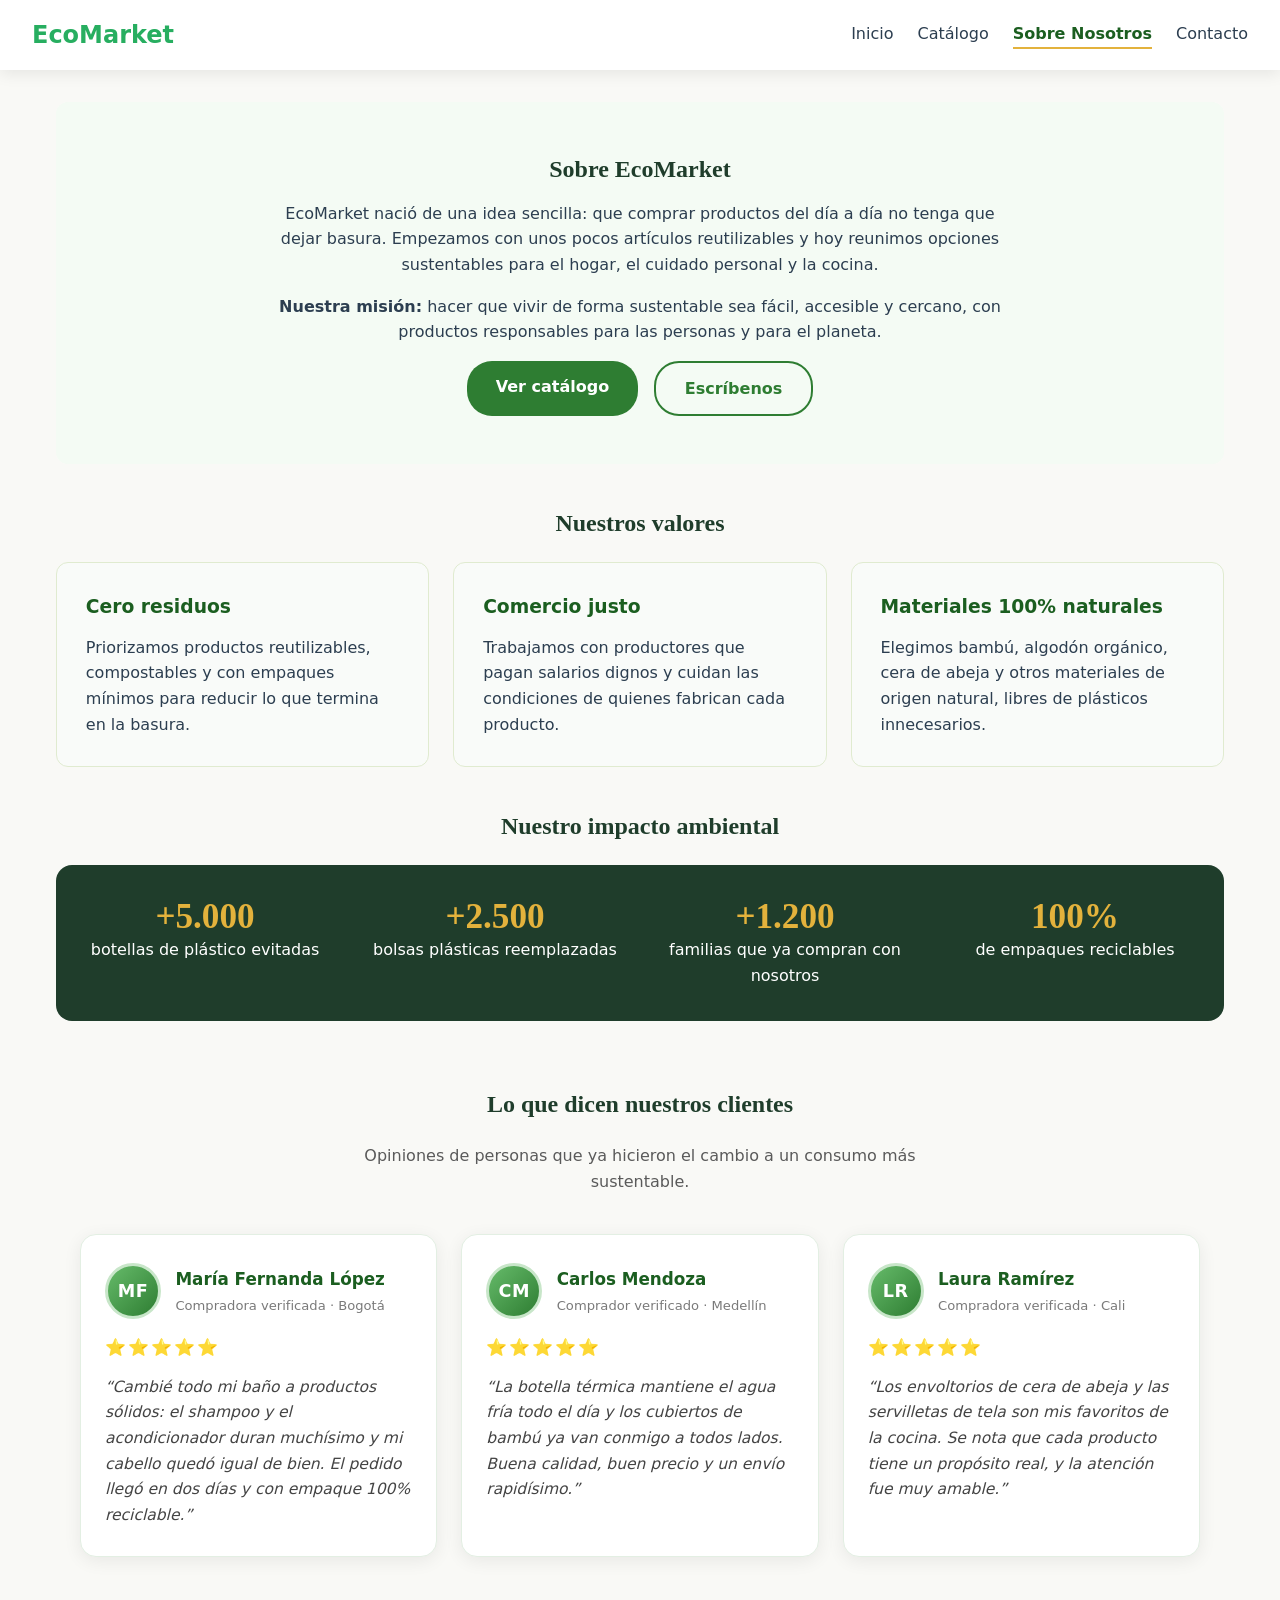
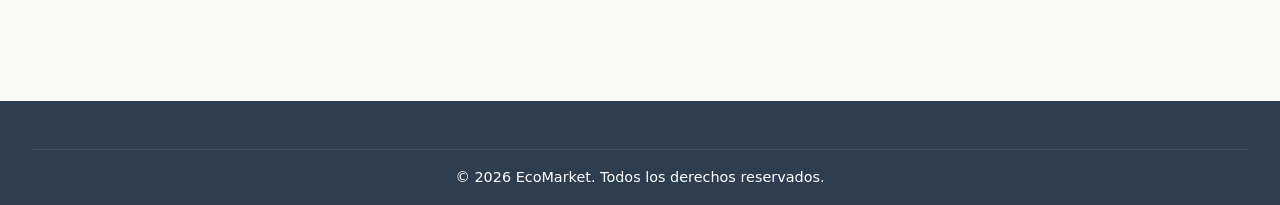
<file: views/sobre-nosotros.html>
<!DOCTYPE html>
<html lang="es">
<head>
  <meta charset="UTF-8">
  <meta name="viewport" content="width=device-width, initial-scale=1.0">
  <meta name="description" content="Conoce la historia, la misión y el impacto ambiental de EcoMarket.">
  <title>Sobre Nosotros - EcoMarket</title>
  <link rel="stylesheet" href="../css/main.css">
  <link rel="stylesheet" href="../css/components.css">
  <link rel="stylesheet" href="../css/layout.css">
  <link rel="stylesheet" href="../css/animations.css">
</head>
<body>
  <a class="eco-skip-link" href="#contenido">Saltar al contenido</a>

  <header class="main-header">
    <a class="logo" href="../index.html">EcoMarket</a>
    <nav class="nav-menu" aria-label="Principal">
      <a class="nav-link" href="../index.html">Inicio</a>
      <a class="nav-link" href="productos.html">Catálogo</a>
      <a class="nav-link" href="sobre-nosotros.html" aria-current="page">Sobre Nosotros</a>
      <a class="nav-link" href="contacto.html">Contacto</a>
    </nav>
  </header>

  <main id="contenido" class="main-home-container">

    <section class="hero-section" aria-labelledby="titulo-historia">
      <h1 id="titulo-historia">Sobre EcoMarket</h1>
      <!-- REEMPLAZAR por la historia real del proyecto -->
      <p>EcoMarket nació de una idea sencilla: que comprar productos del día a día no tenga que dejar basura. Empezamos con unos pocos artículos reutilizables y hoy reunimos opciones sustentables para el hogar, el cuidado personal y la cocina.</p>
      <p><strong>Nuestra misión:</strong> hacer que vivir de forma sustentable sea fácil, accesible y cercano, con productos responsables para las personas y para el planeta.</p>
      <div class="hero-buttons">
        <a class="btn-hero-primary" href="productos.html">Ver catálogo</a>
        <a class="btn-hero-secondary" href="contacto.html">Escríbenos</a>
      </div>
    </section>

    <section aria-labelledby="titulo-valores">
      <h2 id="titulo-valores" class="eco-section-title">Nuestros valores</h2>
      <div class="about-content-grid">
        <article class="about-card">
          <h3>Cero residuos</h3>
          <p>Priorizamos productos reutilizables, compostables y con empaques mínimos para reducir lo que termina en la basura.</p>
        </article>
        <article class="about-card">
          <h3>Comercio justo</h3>
          <p>Trabajamos con productores que pagan salarios dignos y cuidan las condiciones de quienes fabrican cada producto.</p>
        </article>
        <article class="about-card">
          <h3>Materiales 100% naturales</h3>
          <p>Elegimos bambú, algodón orgánico, cera de abeja y otros materiales de origen natural, libres de plásticos innecesarios.</p>
        </article>
      </div>
    </section>

    <section aria-labelledby="titulo-impacto">
      <h2 id="titulo-impacto" class="eco-section-title">Nuestro impacto ambiental</h2>
      <!-- REEMPLAZAR todas las cifras por datos reales -->
      <ul class="eco-stats">
        <li><strong class="eco-stat__num">+5.000</strong><span>botellas de plástico evitadas</span></li>
        <li><strong class="eco-stat__num">+2.500</strong><span>bolsas plásticas reemplazadas</span></li>
        <li><strong class="eco-stat__num">+1.200</strong><span>familias que ya compran con nosotros</span></li>
        <li><strong class="eco-stat__num">100%</strong><span>de empaques reciclables</span></li>
      </ul>
    </section>

    <section class="testimonials-section" aria-labelledby="titulo-testimonios">
      <h2 id="titulo-testimonios" class="eco-section-title">Lo que dicen nuestros clientes</h2>
      <p class="testimonials-intro">Opiniones de personas que ya hicieron el cambio a un consumo más sustentable.</p>
      <!-- REEMPLAZAR por reseñas reales cuando las tengas -->
      <div class="testimonials-grid">

        <article class="testimonial-card">
          <div class="testimonial-header">
            <div class="testimonial-avatar" aria-hidden="true">MF</div>
            <div class="testimonial-author">
              <h3 class="testimonial-name">María Fernanda López</h3>
              <p class="testimonial-meta">Compradora verificada · Bogotá</p>
            </div>
          </div>
          <p class="testimonial-stars" role="img" aria-label="Calificación: 5 de 5 estrellas">⭐⭐⭐⭐⭐</p>
          <blockquote class="testimonial-text">
            “Cambié todo mi baño a productos sólidos: el shampoo y el acondicionador duran muchísimo y mi cabello quedó igual de bien. El pedido llegó en dos días y con empaque 100% reciclable.”
          </blockquote>
        </article>

        <article class="testimonial-card">
          <div class="testimonial-header">
            <div class="testimonial-avatar" aria-hidden="true">CM</div>
            <div class="testimonial-author">
              <h3 class="testimonial-name">Carlos Mendoza</h3>
              <p class="testimonial-meta">Comprador verificado · Medellín</p>
            </div>
          </div>
          <p class="testimonial-stars" role="img" aria-label="Calificación: 5 de 5 estrellas">⭐⭐⭐⭐⭐</p>
          <blockquote class="testimonial-text">
            “La botella térmica mantiene el agua fría todo el día y los cubiertos de bambú ya van conmigo a todos lados. Buena calidad, buen precio y un envío rapidísimo.”
          </blockquote>
        </article>

        <article class="testimonial-card">
          <div class="testimonial-header">
            <div class="testimonial-avatar" aria-hidden="true">LR</div>
            <div class="testimonial-author">
              <h3 class="testimonial-name">Laura Ramírez</h3>
              <p class="testimonial-meta">Compradora verificada · Cali</p>
            </div>
          </div>
          <p class="testimonial-stars" role="img" aria-label="Calificación: 5 de 5 estrellas">⭐⭐⭐⭐⭐</p>
          <blockquote class="testimonial-text">
            “Los envoltorios de cera de abeja y las servilletas de tela son mis favoritos de la cocina. Se nota que cada producto tiene un propósito real, y la atención fue muy amable.”
          </blockquote>
        </article>

      </div>
    </section>

  </main>

  <footer class="main-footer">
    <div class="footer-bottom">
      <p>&copy; 2026 EcoMarket. Todos los derechos reservados.</p>
    </div>
  </footer>
</body>
</html>
</file>
<file: css/main.css>
:root {
    --eco-forest: #1f3d2b;
  --eco-moss: #4f7f52;
  --eco-sun: #e3b23c;
  --eco-mist: #e6efe6;
  --eco-ink: #16241b;
  --primary-green: #27ae60;
  --secondary-green: #2ecc71;
  --earth-beige: #f5f5dc;
  --dark-text: #2c3e50;
  --light-bg: #f9f9f6;
  --white: #ffffff;
  --gray-border: #e0e0e0;
  --gray-light: #f4f4f4;
  --danger-red: #e74c3c;
  --shadow-soft: 0 4px 15px rgba(0, 0, 0, 0.08);
  --shadow-hover: 0 10px 25px rgba(39, 174, 96, 0.2);
  --font-main: 'Segoe UI', system-ui, -apple-system, sans-serif;
}

* {
  margin: 0;
  padding: 0;
  box-sizing: border-box;
}

html {
  scroll-behavior: smooth;
  font-size: 16px;
}

body {
  font-family: var(--font-main);
  color: var(--dark-text);
  background-color: var(--light-bg);
  line-height: 1.6;
}

a {
  text-decoration: none;
  color: inherit;
}

ul {
  list-style: none;
}

img {
  max-width: 100%;
  height: auto;
  display: block;
}
</file>
<file: css/components.css>
/* ==========================================================================
   Estilos Globales de EcoMarket (Componentes, Layout, Sidebar y Formularios)
   ========================================================================== */

/* Contenedores Principales */
.catalog-container, .main-home-container {
  width: 100% !important;
  max-width: 1200px !important;
  margin: 0 auto !important;
  padding: 2rem 1rem !important;
  box-sizing: border-box !important;
}

.catalog-hero, .about-hero {
  text-align: center;
  margin-bottom: 2.5rem;
}

.catalog-hero h1, .about-hero h1 {
  font-size: 2.2rem;
  color: #1b5e20;
}

/* Layout con Sidebar (Filtros a la izquierda) */
.catalog-layout {
  display: grid;
  grid-template-columns: 260px 1fr;
  gap: 2rem;
  align-items: start;
}

@media (max-width: 850px) {
  .catalog-layout {
    grid-template-columns: 1fr;
  }
}

.sidebar-filters {
  background: #f9fbf9;
  padding: 1.5rem;
  border-radius: 12px;
  border: 1px solid #e0ebd0;
}

.filter-title {
  font-size: 1.2rem;
  color: #1b5e20;
  margin-bottom: 1rem;
  border-bottom: 2px solid #a5d6a7;
  padding-bottom: 0.4rem;
}

.filter-group {
  margin-bottom: 1.5rem;
}

.filter-group h4 {
  font-size: 0.95rem;
  color: #333;
  margin-bottom: 0.6rem;
}

.filter-group label {
  display: block;
  font-size: 0.88rem;
  color: #555;
  margin-bottom: 0.4rem;
  cursor: pointer;
}

/* Rejilla de Productos */
.product-grid, .home-product-grid {
  display: grid !important;
  grid-template-columns: repeat(auto-fill, minmax(230px, 1fr)) !important;
  gap: 1.5rem !important;
  width: 100% !important;
}

.product-card {
  background: #ffffff;
  border-radius: 12px;
  overflow: hidden;
  box-shadow: 0 4px 12px rgba(0, 0, 0, 0.08);
  display: flex;
  flex-direction: column;
  justify-content: space-between;
  transition: transform 0.25s ease, box-shadow 0.25s ease;
}

.product-card:hover {
  transform: translateY(-4px);
  box-shadow: 0 8px 20px rgba(0, 0, 0, 0.12);
}

.product-img {
  width: 100%;
  height: 200px;
  object-fit: cover;
  display: block;
}

.product-info {
  padding: 1rem;
  display: flex;
  flex-direction: column;
  flex-grow: 1;
}

.product-tag {
  font-size: 0.72rem;
  text-transform: uppercase;
  background-color: #e8f5e9;
  color: #2e7d32;
  padding: 0.2rem 0.5rem;
  border-radius: 10px;
  align-self: flex-start;
  margin-bottom: 0.4rem;
  font-weight: bold;
}

.product-title-link {
  color: #333;
  text-decoration: none;
  font-size: 1rem;
}

.product-price {
  font-size: 1.15rem;
  font-weight: bold;
  color: #2e7d32;
  margin: 0.5rem 0 0.8rem 0;
}

.card-buttons {
  display: flex;
  gap: 0.5rem;
  margin-top: auto;
}

.btn-secondary, .btn-primary {
  padding: 0.5rem 0.8rem;
  border-radius: 6px;
  text-decoration: none;
  font-size: 0.85rem;
  font-weight: 600;
  text-align: center;
  transition: all 0.2s ease;
}

.btn-secondary {
  border: 1px solid #2e7d32;
  color: #2e7d32;
}

.btn-primary {
  background-color: #2e7d32;
  color: #ffffff;
}

.btn-secondary:hover {
  background-color: #e8f5e9;
}

/* Paginación Centrada */
.pagination {
  width: 100% !important;
  display: flex !important;
  justify-content: center !important;
  align-items: center !important;
  gap: 0.5rem !important;
  margin: 3rem 0 1rem 0 !important;
  clear: both !important;
}

.page-link {
  display: inline-flex;
  align-items: center;
  justify-content: center;
  padding: 0.5rem 1rem;
  border: 1px solid #c8e6c9;
  border-radius: 6px;
  color: #2e7d32;
  text-decoration: none;
  font-weight: 600;
  background-color: #ffffff;
}

.page-link.active {
  background-color: #2e7d32;
  color: #ffffff;
}

.page-link.disabled {
  opacity: 0.4;
  pointer-events: none;
}

/* Hero e Inicio */
.hero-section {
  padding: 3rem 1.5rem;
  background-color: #f4fbf4;
  border-radius: 12px;
  text-align: center;
  margin-bottom: 2.5rem;
}

.hero-buttons {
  display: flex;
  justify-content: center;
  gap: 1rem;
  flex-wrap: wrap;
}

.btn-hero-primary, .btn-hero-secondary {
  padding: 0.8rem 1.8rem;
  border-radius: 25px;
  text-decoration: none;
  font-weight: bold;
}

.btn-hero-primary {
  background-color: #2e7d32;
  color: #ffffff !important;
}

.btn-hero-secondary {
  border: 2px solid #2e7d32;
  color: #2e7d32 !important;
}

.view-all-container {
  text-align: center;
  margin-top: 2.5rem;
}

.btn-view-all {
  display: inline-block;
  padding: 0.8rem 2rem;
  background-color: #2e7d32;
  color: #ffffff;
  border-radius: 25px;
  text-decoration: none;
  font-weight: bold;
}

/* Detalle del Producto */
.breadcrumb-nav {
  margin-bottom: 1.5rem;
}

.back-pill-btn {
  padding: 0.5rem 1.2rem;
  background-color: #e8f5e9;
  color: #2e7d32;
  border-radius: 20px;
  text-decoration: none;
  font-weight: 600;
}

.product-detail-card {
  display: grid;
  grid-template-columns: 1fr 1fr;
  gap: 2.5rem;
  background: #ffffff;
  padding: 2rem;
  border-radius: 16px;
  box-shadow: 0 8px 24px rgba(0,0,0,0.06);
}

@media (max-width: 768px) {
  .product-detail-card {
    grid-template-columns: 1fr;
  }
}

.main-detail-img {
  width: 100%;
  height: 350px;
  object-fit: cover;
  border-radius: 12px;
}

.btn-primary-glow {
  display: block;
  width: 100%;
  text-align: center;
  background: #2e7d32;
  color: #ffffff;
  padding: 0.9rem;
  border-radius: 25px;
  text-decoration: none;
  font-weight: bold;
  border: none;
  cursor: pointer;
}

/* Sobre Nosotros */
.about-content-grid {
  display: grid;
  grid-template-columns: repeat(auto-fit, minmax(280px, 1fr));
  gap: 1.5rem;
}

.about-card {
  background: #f9fbf9;
  padding: 1.8rem;
  border-radius: 12px;
  border: 1px solid #e0ebd0;
}

.about-card h3 {
  color: #1b5e20;
  margin-bottom: 0.8rem;
}

/* Contacto */
.contact-section-grid {
  display: grid;
  grid-template-columns: 1fr 340px;
  gap: 2rem;
}

@media (max-width: 800px) {
  .contact-section-grid {
    grid-template-columns: 1fr;
  }
}

.contact-form {
  background: #ffffff;
  padding: 2rem;
  border-radius: 12px;
  box-shadow: 0 4px 15px rgba(0,0,0,0.06);
}

.form-group {
  margin-bottom: 1.2rem;
}

.form-group label {
  display: block;
  margin-bottom: 0.4rem;
  font-weight: 600;
  color: #333;
}

.form-group input, .form-group select, .form-group textarea {
  width: 100%;
  padding: 0.7rem;
  border: 1px solid #ccc;
  border-radius: 6px;
  box-sizing: border-box;
}

.contact-info-card {
  background: #f4fbf4;
  padding: 2rem;
  border-radius: 12px;
  height: fit-content;
}

.contact-info-card h3 {
  color: #1b5e20;
  margin-bottom: 1rem;
}

.info-badge {
  margin-top: 1.5rem;
  background: #e8f5e9;
  color: #2e7d32;
  padding: 0.8rem;
  border-radius: 8px;
  font-size: 0.88rem;
  font-weight: 600;
}
/* =========================================================
   CARRUSEL "COMPRA RESPONSABLE" (solo CSS)
   5 diapositivas x 4 s = ciclo de 20 s
   ========================================================= */
.eco-carousel {
  --eco-cycle: 20s;
  position: relative;
  width: 100%;
  margin-block: 1.5rem;
}

/* Radios ocultos visualmente pero accesibles con teclado */
.eco-carousel__radio {
  position: absolute;
  width: 1px;
  height: 1px;
  margin: 0;
  opacity: 0;
}

/* Proporción fija: la página no se mueve al cambiar de foto */
.eco-carousel__viewport {
  position: relative;
  width: 100%;
  aspect-ratio: 4 / 3;
  overflow: hidden;
  border-radius: 16px;
  background: var(--eco-forest, #1f3d2b);
  box-shadow: 0 8px 24px rgba(31, 61, 43, 0.25);
}
@media (min-width: 48em) {
  .eco-carousel__viewport { aspect-ratio: 16 / 9; }
}

/* Diapositivas apiladas con fundido */
.eco-slide {
  position: absolute;
  inset: 0;
  margin: 0;
  opacity: 0;
  visibility: hidden;
  animation: eco-slide-fade var(--eco-cycle) linear infinite;
}
.eco-slide:nth-child(1) { animation-delay: 0s; }
.eco-slide:nth-child(2) { animation-delay: 4s; }
.eco-slide:nth-child(3) { animation-delay: 8s; }
.eco-slide:nth-child(4) { animation-delay: 12s; }
.eco-slide:nth-child(5) { animation-delay: 16s; }

.eco-slide img {
  display: block;
  width: 100%;
  height: 100%;
  object-fit: cover;
}

.eco-slide__caption {
  position: absolute;
  inset: auto 0 0 0;
  padding: 3rem 1rem 1rem;
  color: #fff;
  background: linear-gradient(to top, rgba(31, 61, 43, 0.95) 35%, rgba(31, 61, 43, 0));
}
.eco-slide__name {
  margin: 0 0 0.25rem;
  font-family: Georgia, "Times New Roman", serif;
  font-size: clamp(1.1rem, 4vw, 1.6rem);
  line-height: 1.2;
}
.eco-slide__price {
  margin: 0 0 0.75rem;
  font-weight: 700;
  color: var(--eco-sun, #e3b23c);
}
.eco-slide__link {
  display: inline-flex;
  align-items: center;
  min-height: 44px;
  padding: 0 1.25rem;
  border-radius: 999px;
  background: var(--eco-sun, #e3b23c);
  color: var(--eco-forest, #1f3d2b);
  font-weight: 700;
  text-decoration: none;
}
.eco-slide__link:hover { background: #fff; }
.eco-slide__link:focus-visible { outline: 3px solid #fff; outline-offset: 2px; }

/* Puntos indicadores */
.eco-carousel__dots {
  display: flex;
  justify-content: center;
  gap: 0.25rem;
  margin-top: 0.5rem;
}
.eco-dot {
  display: grid;
  place-items: center;
  width: 2rem;
  height: 2rem;
  cursor: pointer;
}
.eco-dot::after {
  content: "";
  width: 0.75rem;
  height: 0.75rem;
  border-radius: 50%;
  background: var(--eco-mist, #e6efe6);
  box-shadow: inset 0 0 0 2px var(--eco-moss, #4f7f52);
  animation: eco-dot-active var(--eco-cycle) linear infinite;
}
.eco-dot:nth-child(1)::after { animation-delay: 0s; }
.eco-dot:nth-child(2)::after { animation-delay: 4s; }
.eco-dot:nth-child(3)::after { animation-delay: 8s; }
.eco-dot:nth-child(4)::after { animation-delay: 12s; }
.eco-dot:nth-child(5)::after { animation-delay: 16s; }

/* Pausa al pasar el mouse o al enfocar con teclado */
.eco-carousel:hover .eco-slide,
.eco-carousel:hover .eco-dot::after,
.eco-carousel:focus-within .eco-slide,
.eco-carousel:focus-within .eco-dot::after {
  animation-play-state: paused;
}

/* ---------- Modo manual: al elegir un punto se detiene el automático ---------- */
.eco-carousel:has(.eco-carousel__radio:checked) .eco-slide {
  animation: none;
  opacity: 0;
  visibility: hidden;
  transition: opacity 0.6s ease, visibility 0.6s;
}
.eco-carousel:has(.eco-carousel__radio:checked) .eco-dot::after {
  animation: none;
  background: var(--eco-mist, #e6efe6);
  transform: none;
}
#eco-s1:checked ~ .eco-carousel__viewport .eco-slide:nth-child(1),
#eco-s2:checked ~ .eco-carousel__viewport .eco-slide:nth-child(2),
#eco-s3:checked ~ .eco-carousel__viewport .eco-slide:nth-child(3),
#eco-s4:checked ~ .eco-carousel__viewport .eco-slide:nth-child(4),
#eco-s5:checked ~ .eco-carousel__viewport .eco-slide:nth-child(5) {
  opacity: 1;
  visibility: visible;
}
#eco-s1:checked ~ .eco-carousel__dots .eco-dot:nth-child(1)::after,
#eco-s2:checked ~ .eco-carousel__dots .eco-dot:nth-child(2)::after,
#eco-s3:checked ~ .eco-carousel__dots .eco-dot:nth-child(3)::after,
#eco-s4:checked ~ .eco-carousel__dots .eco-dot:nth-child(4)::after,
#eco-s5:checked ~ .eco-carousel__dots .eco-dot:nth-child(5)::after {
  background: var(--eco-forest, #1f3d2b);
  transform: scale(1.25);
}

/* Foco visible al navegar con teclado (flechas sobre los radios) */
#eco-s1:focus-visible ~ .eco-carousel__dots .eco-dot:nth-child(1),
#eco-s2:focus-visible ~ .eco-carousel__dots .eco-dot:nth-child(2),
#eco-s3:focus-visible ~ .eco-carousel__dots .eco-dot:nth-child(3),
#eco-s4:focus-visible ~ .eco-carousel__dots .eco-dot:nth-child(4),
#eco-s5:focus-visible ~ .eco-carousel__dots .eco-dot:nth-child(5) {
  outline: 3px solid var(--eco-sun, #e3b23c);
  outline-offset: 2px;
  border-radius: 50%;
}

/* Texto solo para lectores de pantalla (si ya tienes esta clase, no la repitas) */
.eco-visually-hidden {
  position: absolute;
  width: 1px;
  height: 1px;
  margin: -1px;
  padding: 0;
  overflow: hidden;
  clip: rect(0, 0, 0, 0);
  white-space: nowrap;
  border: 0;
}

/* ---------- Animaciones ---------- */
@keyframes eco-slide-fade {
  0%     { opacity: 0; visibility: visible; }
  4%     { opacity: 1; visibility: visible; }
  20%    { opacity: 1; visibility: visible; }
  24%    { opacity: 0; visibility: visible; }
  24.01% { opacity: 0; visibility: hidden; }
  100%   { opacity: 0; visibility: hidden; }
}
@keyframes eco-dot-active {
  0%     { background: var(--eco-forest, #1f3d2b); transform: scale(1.25); }
  20%    { background: var(--eco-forest, #1f3d2b); transform: scale(1.25); }
  20.01% { background: var(--eco-mist, #e6efe6); transform: scale(1); }
  100%   { background: var(--eco-mist, #e6efe6); transform: scale(1); }
}

/* ---------- Movimiento reducido: cuadrícula estática, sin animación ---------- */
@media (prefers-reduced-motion: reduce) {
  .eco-carousel__radio,
  .eco-carousel__dots { display: none; }

  .eco-carousel__viewport {
    display: grid;
    grid-template-columns: repeat(auto-fit, minmax(14rem, 1fr));
    gap: 1rem;
    aspect-ratio: auto;
    overflow: visible;
    background: none;
    box-shadow: none;
  }
  .eco-slide {
    position: relative;
    inset: auto;
    aspect-ratio: 4 / 3;
    overflow: hidden;
    border-radius: 12px;
    background: var(--eco-forest, #1f3d2b);
    opacity: 1 !important;
    visibility: visible !important;
    animation: none !important;
    transition: none !important;
  }
}
/* ===== Accesibilidad y navegación ===== */
.eco-skip-link {
  position: absolute; left: -999px; top: 0; z-index: 2000;
  padding: 0.75rem 1rem; background: var(--eco-forest); color: #fff;
}
.eco-skip-link:focus { left: 0; }
.nav-link[aria-current="page"] {
  color: #1b5e20; font-weight: 700; border-bottom: 2px solid var(--eco-sun);
}
.nav-link:focus-visible, .logo:focus-visible { outline: 3px solid var(--eco-sun); outline-offset: 2px; }

/* ===== Títulos de sección ===== */
.compra-responsable-section { text-align: center; margin-block: 2rem; }
.compra-responsable-section h2,
.eco-section-title { font-family: Georgia, "Times New Roman", serif; color: var(--eco-forest); }
.eco-section-title { text-align: center; margin: 2.5rem 0 1.25rem; }
.hero-section h1 { font-family: Georgia, "Times New Roman", serif; color: var(--eco-forest); margin-bottom: 0.75rem; }
.hero-section p { max-width: 46rem; margin: 0 auto 1rem; }

/* ===== Estadísticas de impacto ===== */
.eco-stats {
  display: grid; grid-template-columns: repeat(auto-fit, minmax(10rem, 1fr)); gap: 1.5rem;
  padding: 2rem 1rem; border-radius: 16px; text-align: center;
  background: var(--eco-forest); color: #fff;
}
.eco-stat__num {
  display: block; font: 700 2.2rem Georgia, "Times New Roman", serif; color: var(--eco-sun);
}

/* ===== Botón y formulario ===== */
.eco-btn {
  display: inline-flex; align-items: center; justify-content: center;
  min-height: 44px; padding: 0 1.75rem; border: 0; border-radius: 999px;
  background: #2e7d32; color: #fff; font: 700 1rem var(--font-main);
  cursor: pointer; transition: background 0.2s ease;
}
.eco-btn:hover { background: var(--eco-forest); }
.eco-btn:focus-visible,
.form-group input:focus-visible,
.form-group select:focus-visible,
.form-group textarea:focus-visible { outline: 3px solid var(--eco-sun); outline-offset: 2px; }
.form-group textarea { min-height: 8rem; resize: vertical; }
.contact-form h2, .contact-info-card h2 { font-family: Georgia, "Times New Roman", serif; color: var(--eco-forest); margin-bottom: 1rem; }
.contact-info-card h3 { font-size: 1rem; margin: 1rem 0 0.25rem; }
.contact-info-card a { color: #1b5e20; text-decoration: underline; }

/* ===== Redes sociales ===== */
.eco-social { display: flex; flex-wrap: wrap; gap: 0.5rem; margin-top: 0.5rem; }
.eco-social a {
  display: inline-flex; align-items: center; min-height: 44px; padding: 0 1rem;
  border: 1px solid #2e7d32; border-radius: 999px; text-decoration: none; font-weight: 600;
}
.eco-social a:hover { background: var(--eco-mist); }
/* ==========================================================
   TESTIMONIOS / RESEÑAS (Sobre Nosotros)
   ========================================================== */

.testimonials-section {
  width: 100%;
  max-width: 1200px;
  margin: 4rem auto;
  padding: 0 1.5rem;
  box-sizing: border-box;
  text-align: center;
}

.testimonials-intro {
  max-width: 560px;
  margin: .5rem auto 2.5rem;
  color: #5a5a5a;
  line-height: 1.6;
}

.testimonials-grid {
  display: grid;
  grid-template-columns: repeat(auto-fit, minmax(270px, 1fr));
  gap: 1.5rem;
  text-align: left;
}

.testimonial-card {
  display: flex;
  flex-direction: column;
  gap: .9rem;
  background: #ffffff;
  border: 1px solid #e3efe3;
  border-radius: 16px;
  padding: 1.75rem 1.5rem;
  box-shadow: 0 4px 18px rgba(0, 0, 0, .07);
  transition: transform .25s ease, box-shadow .25s ease;
}

.testimonial-card:hover {
  transform: translateY(-4px);
  box-shadow: 0 10px 28px rgba(46, 125, 50, .15);
}

.testimonial-header {
  display: flex;
  align-items: center;
  gap: .9rem;
}

.testimonial-avatar {
  flex: 0 0 56px;
  width: 56px;
  height: 56px;
  border-radius: 50%;
  display: flex;
  align-items: center;
  justify-content: center;
  background: linear-gradient(135deg, #66bb6a, #2e7d32);
  color: #ffffff;
  font-weight: 700;
  font-size: 1.1rem;
  letter-spacing: .5px;
  object-fit: cover; /* por si cambias el div por una <img> */
  border: 3px solid #c8e6c9;
  box-sizing: border-box;
}

.testimonial-author {
  min-width: 0;
}

.testimonial-name {
  margin: 0;
  font-size: 1.05rem;
  color: #1b5e20;
}

.testimonial-meta {
  margin: .15rem 0 0;
  font-size: .82rem;
  color: #7a7a7a;
}

.testimonial-stars {
  margin: 0;
  font-size: 1.05rem;
  letter-spacing: 2px;
}

.testimonial-text {
  margin: 0;
  font-size: .97rem;
  line-height: 1.65;
  color: #444444;
  font-style: italic;
}

@media (max-width: 600px) {
  .testimonials-section {
    margin: 3rem auto;
  }

  .testimonial-card {
    padding: 1.5rem 1.25rem;
  }
}

@media (prefers-reduced-motion: reduce) {
  .testimonial-card {
    transition: none;
  }
  .testimonial-card:hover {
    transform: none;
  }
}
/* Estilos para la sección de Oferta Relámpago */
.ofert {
  background-color: #f4f7f6;
  border-radius: 12px;
  padding: 30px;
  max-width: 1000px;
  margin: 20px auto;
  font-family: inherit;
}

.ofert .banner-content {
  display: flex;
  align-items: center;
  justify-content: space-between;
  flex-wrap: wrap;
  gap: 20px;
}

/* Información del texto */
.promo-info {
  flex: 1;
  min-width: 250px;
}

.ofert .d-ofert {
  color: #d9534f;
  font-size: 0.85rem;
  font-weight: bold;
  letter-spacing: 1px;
  text-transform: uppercase;
  margin-bottom: 8px;
}

.ofert p {
  color: #666;
  font-size: 0.95rem;
  line-height: 1.4;
}

/* Contenedor del contador estático */
.counter-container {
  display: flex;
  gap: 15px;
  justify-content: center;
  align-items: center;
}

.time-block {
  display: flex;
  flex-direction: column;
  align-items: center;
}

/* Círculos geométricos con gradiente y sombras suaves */
.circle {
  width: 60px;
  height: 60px;
  border-radius: 50%;
  /* Gradiente coherente con EcoMarket */
  background: linear-gradient(135deg, #a8ff78 0%, #78ffd6 100%);
  /* Sombra suave requerida */
  box-shadow: 0 4px 10px rgba(0, 0, 0, 0.08);
  
  /* Centrado bidimensional exacto con Flexbox */
  display: flex;
  justify-content: center;
  align-items: center;
}

.number {
  font-size: 1.1rem;
  font-weight: bold;
  color: #2c3e50;
}

.label {
  margin-top: 6px;
  font-size: 0.7rem;
  font-weight: 600;
  color: #888;
  letter-spacing: 0.5px;
}
</file>
<file: css/layout.css>
.main-header {
  position: sticky;
  top: 0;
  z-index: 1000;
  background-color: var(--white);
  box-shadow: var(--shadow-soft);
  display: flex;
  justify-content: space-between;
  align-items: center;
  padding: 1rem 2rem;
}

.logo {
  font-size: 1.5rem;
  font-weight: 700;
  color: var(--primary-green);
}

.nav-menu {
  display: flex;
  gap: 1.5rem;
}

.nav-link {
  font-weight: 500;
  transition: color 0.3s ease;
}

.nav-link:hover,
.nav-link.active {
  color: var(--primary-green);
}

.header-actions {
  display: flex;
  gap: 1rem;
}


.hero-banner {
  background: linear-gradient(rgba(0,0,0,0.4), rgba(0,0,0,0.4)), url('../img/hero/hero-bg.jpg') center/cover no-repeat;
  height: 70vh;
  display: flex;
  flex-direction: column;
  justify-content: center;
  align-items: center;
  text-align: center;
  color: var(--white);
  padding: 0 1rem;
}

.hero-title {
  font-size: 2.8rem;
  margin-bottom: 1rem;
}


.catalog-container {
  display: grid;
  grid-template-columns: 1fr;
  gap: 2rem;
  padding: 2rem 1rem;
}

@media (min-width: 768px) {
  .catalog-container {
    grid-template-columns: 250px 1fr;
    padding: 2rem;
  }
}

.sidebar-filters {
  position: sticky;
  top: 90px;
  background-color: var(--white);
  padding: 1.5rem;
  border-radius: 12px;
  box-shadow: var(--shadow-soft);
  height: fit-content;
}

.products-grid {
  display: grid;
  grid-template-columns: 1fr;
  gap: 1.5rem;
}

@media (min-width: 600px) {
  .products-grid {
    grid-template-columns: repeat(2, 1fr);
  }
}

@media (min-width: 1024px) {
  .products-grid {
    grid-template-columns: repeat(4, 1fr);
  }
}


.main-footer {
  background-color: var(--dark-text);
  color: var(--white);
  padding: 3rem 2rem 1rem;
  margin-top: 3rem;
}

.footer-content {
  display: grid;
  grid-template-columns: repeat(auto-fit, minmax(200px, 1fr));
  gap: 2rem;
  margin-bottom: 2rem;
}

.footer-bottom {
  text-align: center;
  border-top: 1px solid rgba(255, 255, 255, 0.1);
  padding-top: 1rem;
  font-size: 0.9rem;
}
.eco-carousel {
  max-width: 68rem;
  margin-inline: auto;
}
/* ==========================================================
   CATÁLOGO: encabezado a ancho completo arriba del layout
   ========================================================== */

/* El contenedor pasa a ser una columna: hero arriba, layout debajo */
main.catalog-container {
  display: flex;
  flex-direction: column;
  align-items: stretch;
  width: 100%;
  max-width: 1280px;
  margin: 0 auto;
  padding: 0 1.5rem 3rem;
  box-sizing: border-box;
}

/* Si tu CSS anterior lo definía como grid, esto lo hace ocupar toda la fila */
main.catalog-container > .catalog-hero {
  grid-column: 1 / -1;
  flex: 0 0 auto;
  width: 100%;
  max-width: 100%;
  margin: 0 0 2rem;
  padding: 3rem 1.5rem 2rem;
  box-sizing: border-box;
  text-align: center;
}

.catalog-hero h1 {
  font-size: clamp(2rem, 4.5vw, 3rem);
  line-height: 1.2;
  margin: 0 0 .75rem;
  color: #1b5e20;
}

.catalog-hero p {
  max-width: 640px;
  margin: 0 auto;
  font-size: clamp(1rem, 2vw, 1.15rem);
  line-height: 1.6;
  color: #4a4a4a;
}

/* Layout: sidebar + productos, ahora debajo del hero */
main.catalog-container > .catalog-layout {
  display: grid;
  grid-template-columns: 260px minmax(0, 1fr);
  gap: 2rem;
  align-items: start;
  width: 100%;
}

@media (max-width: 900px) {
  main.catalog-container > .catalog-layout {
    grid-template-columns: 1fr;
  }
}
</file>
<file: css/animations.css>
.product-card,
.btn,
.social-icon {
  transition: transform 0.3s cubic-bezier(0.25, 0.8, 0.25, 1), box-shadow 0.3s ease;
}


.product-card:hover {
  transform: translateY(-8px);
  box-shadow: var(--shadow-hover);
}

.social-icon:hover {
  transform: scale(1.25);
}


.testimonial-card {
  transition: transform 0.3s ease, opacity 0.3s ease;
}

.testimonial-card:hover {
  transform: scale(1.05);
}
</file>
